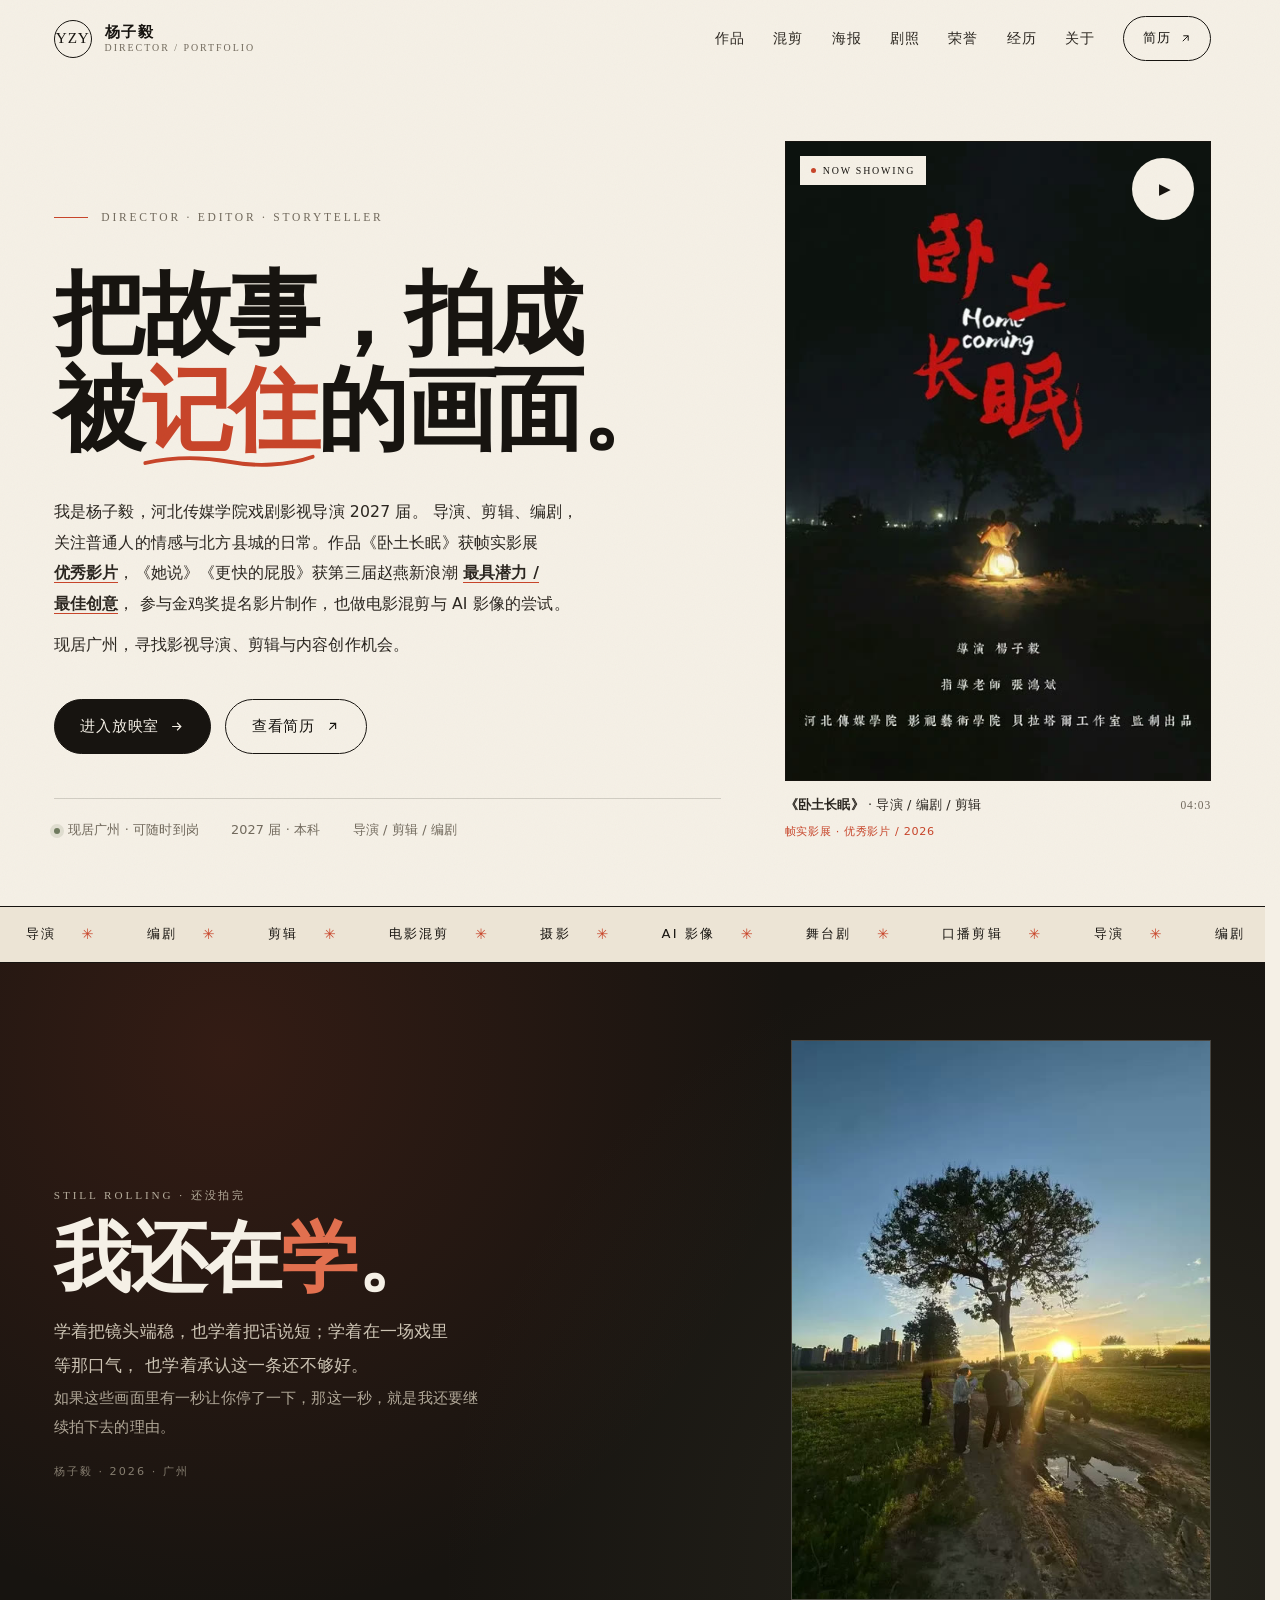
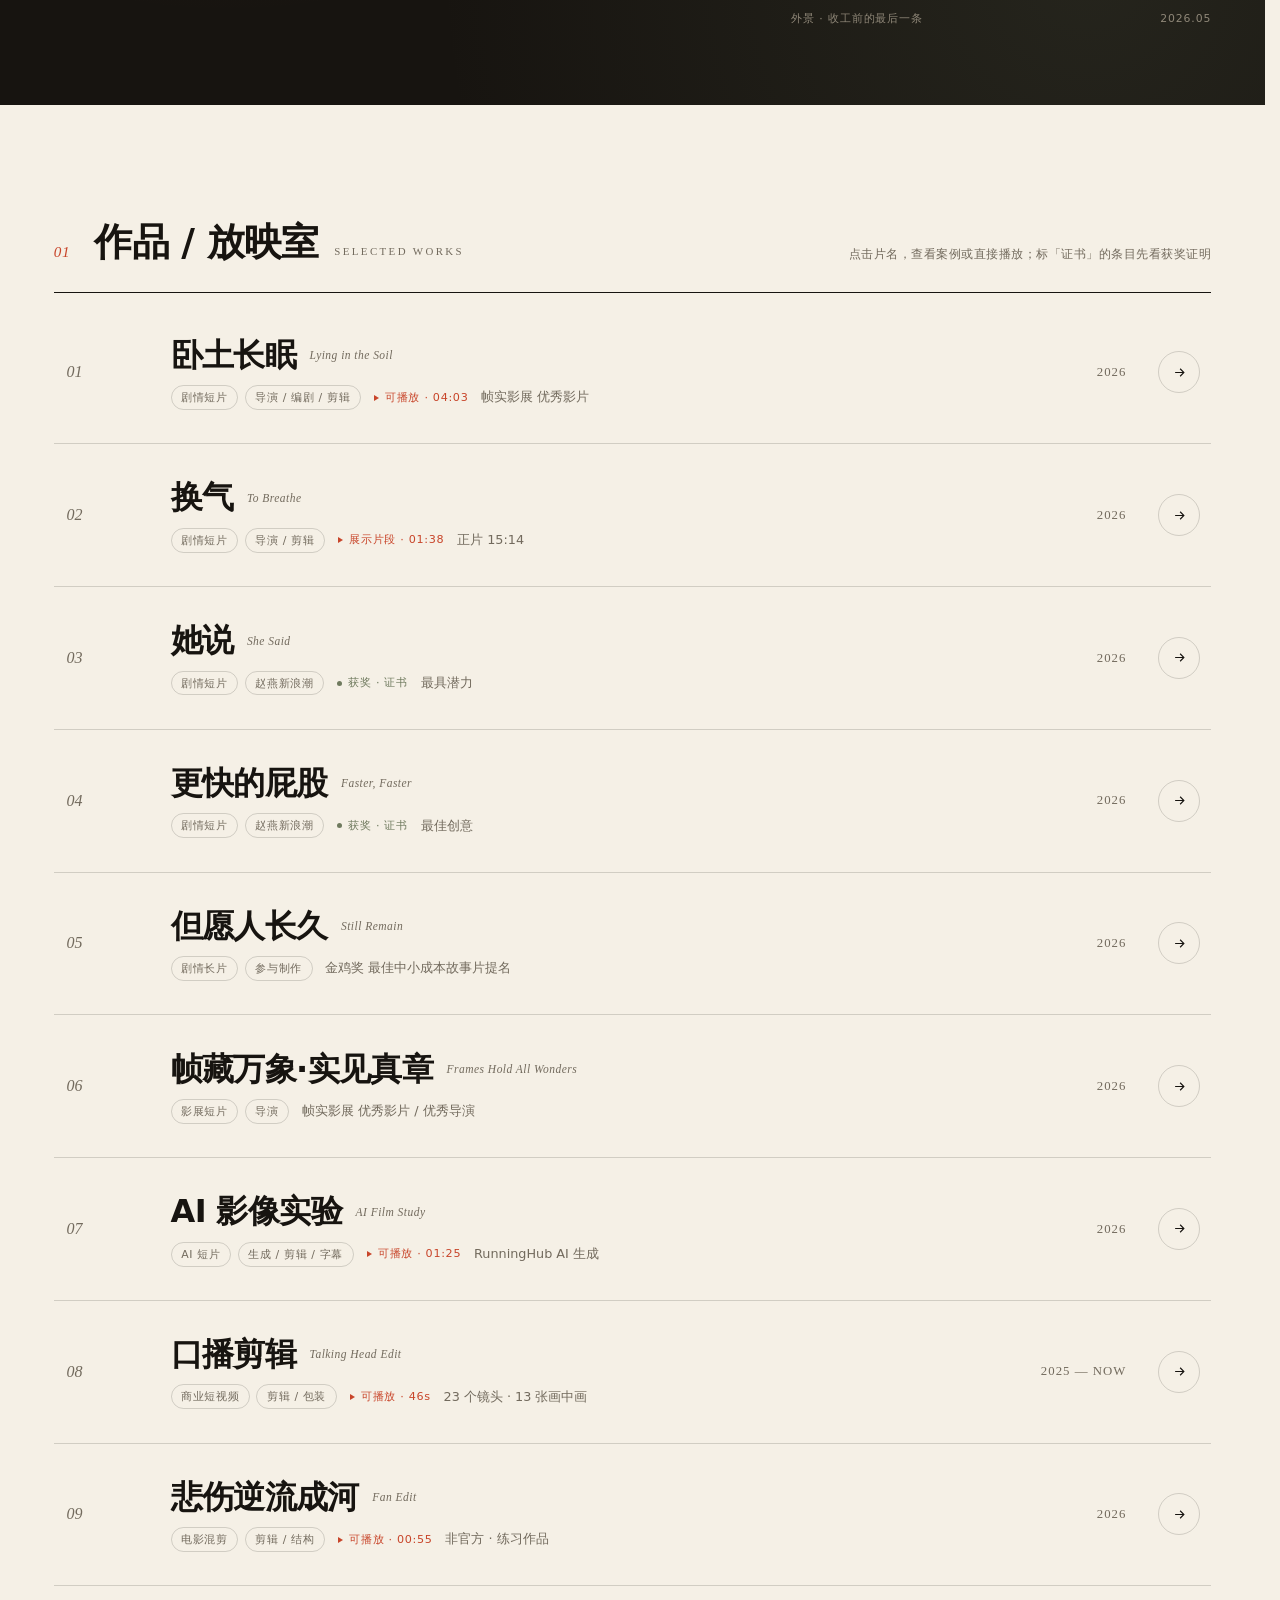
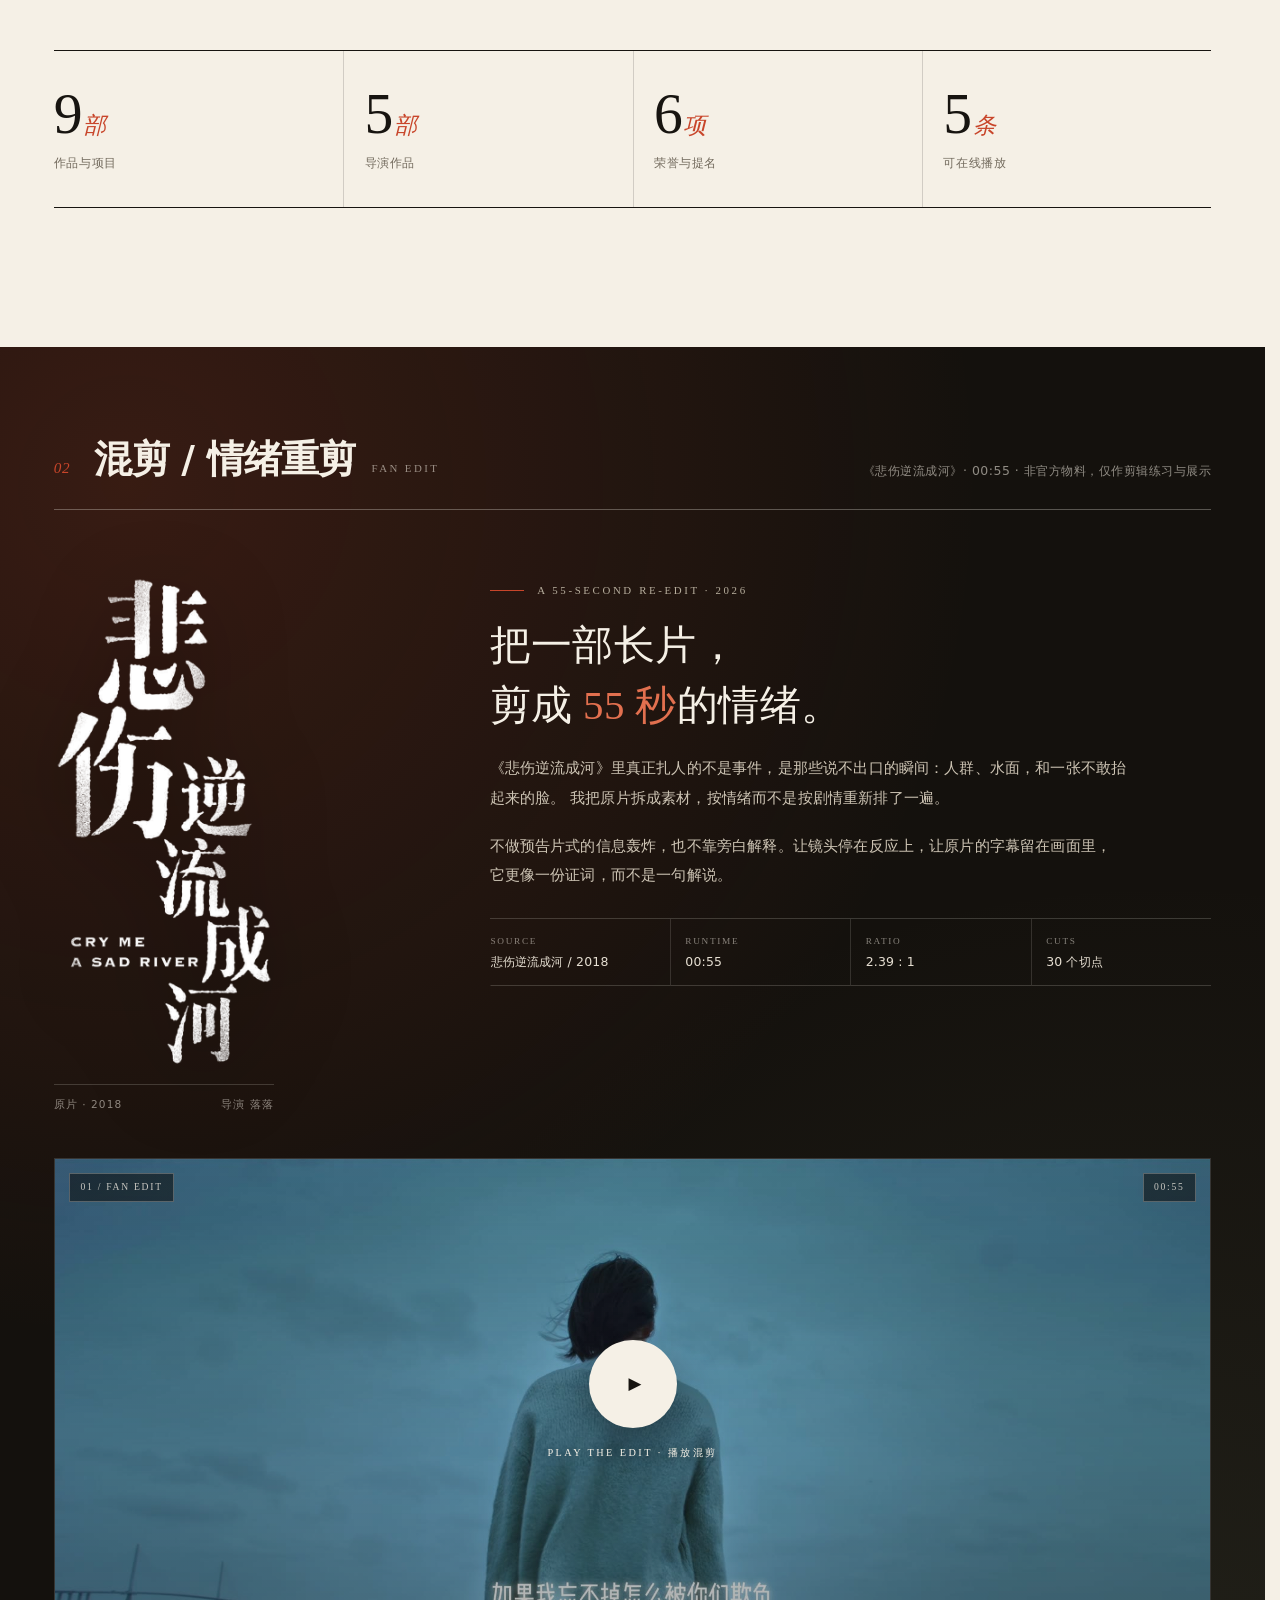
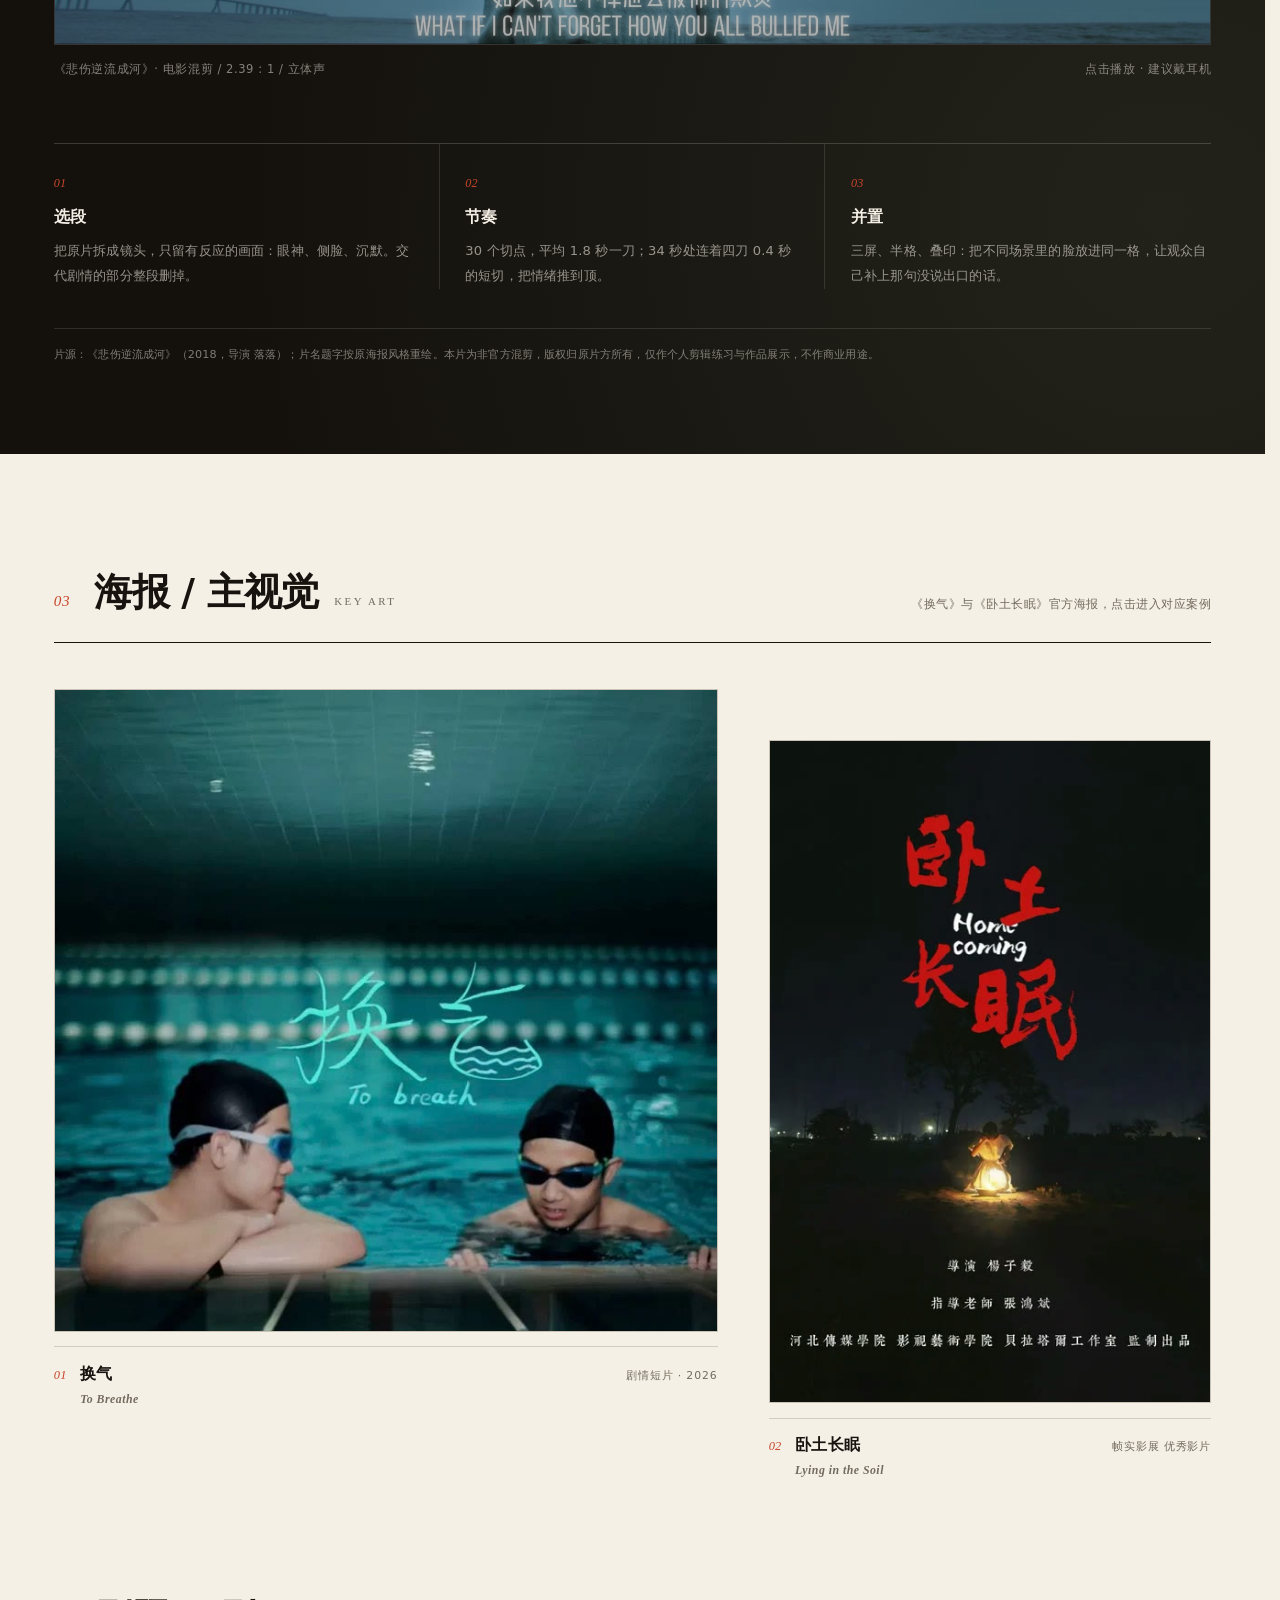
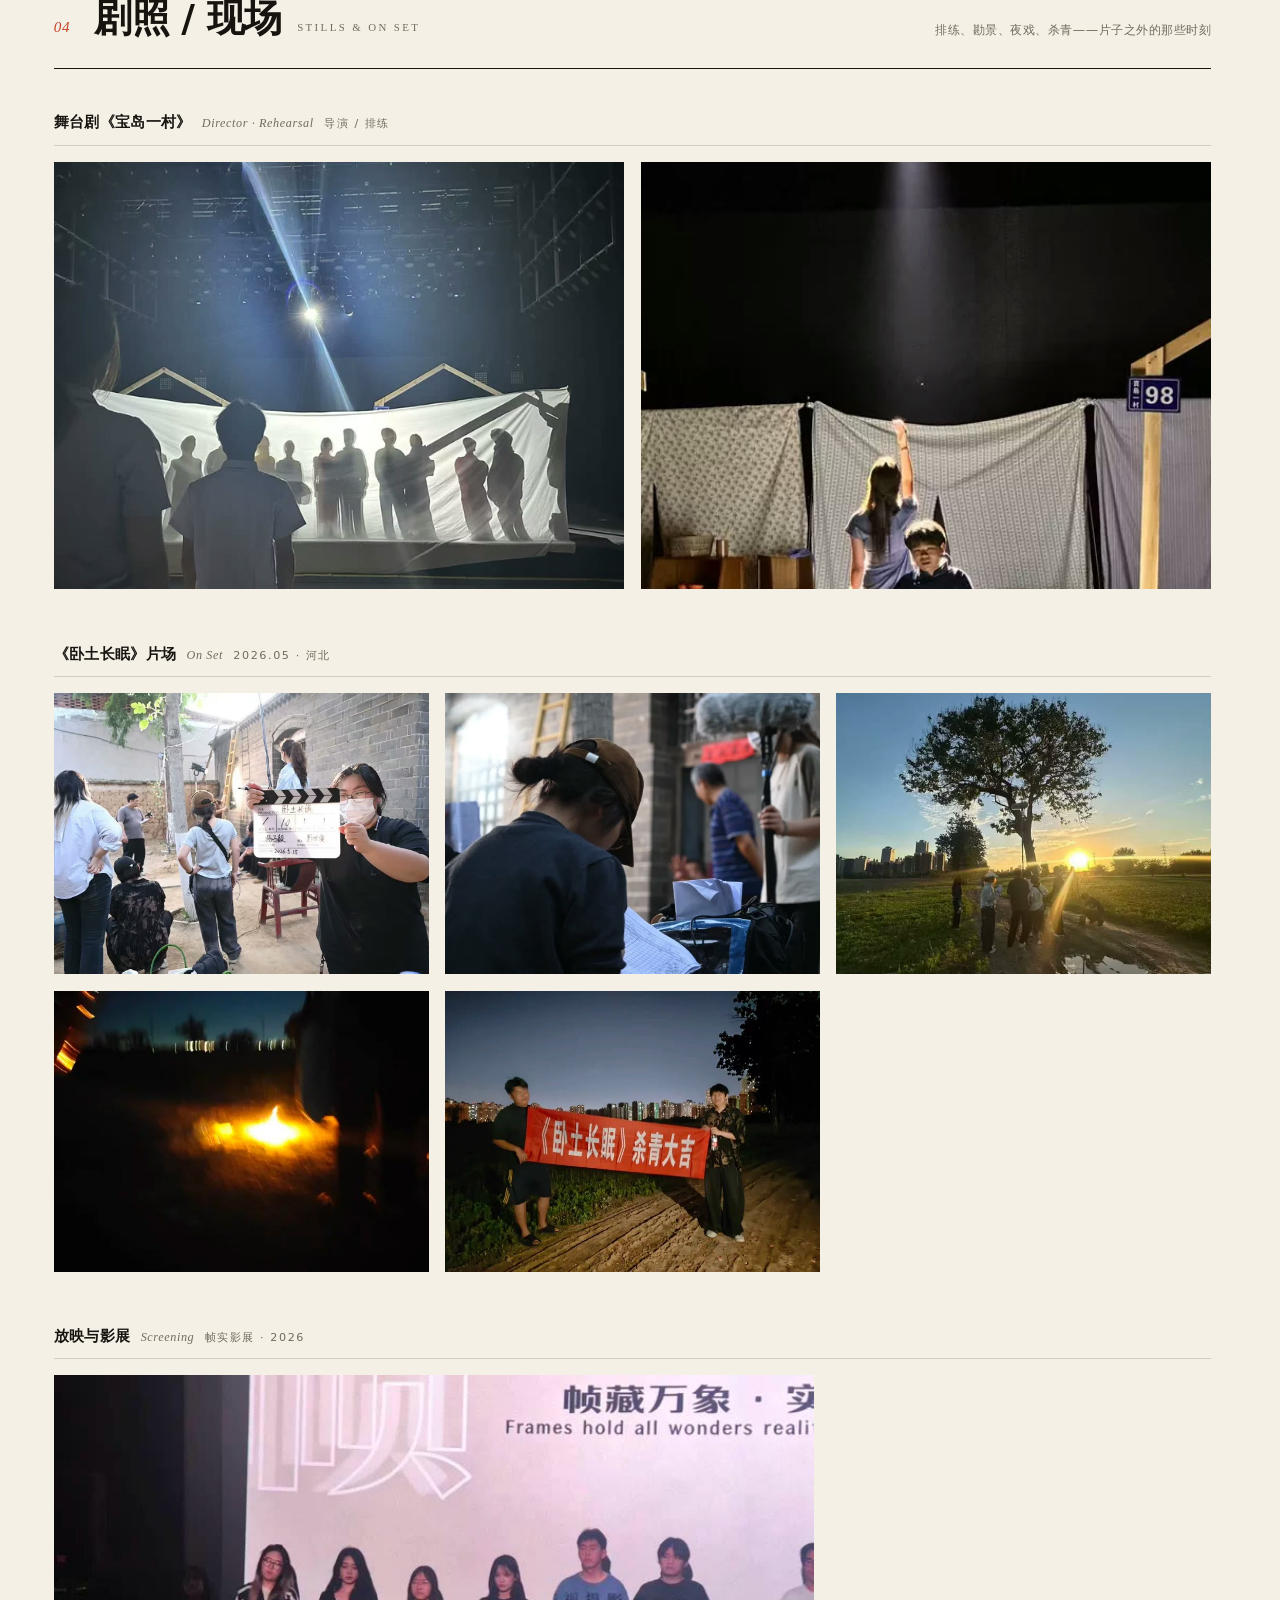
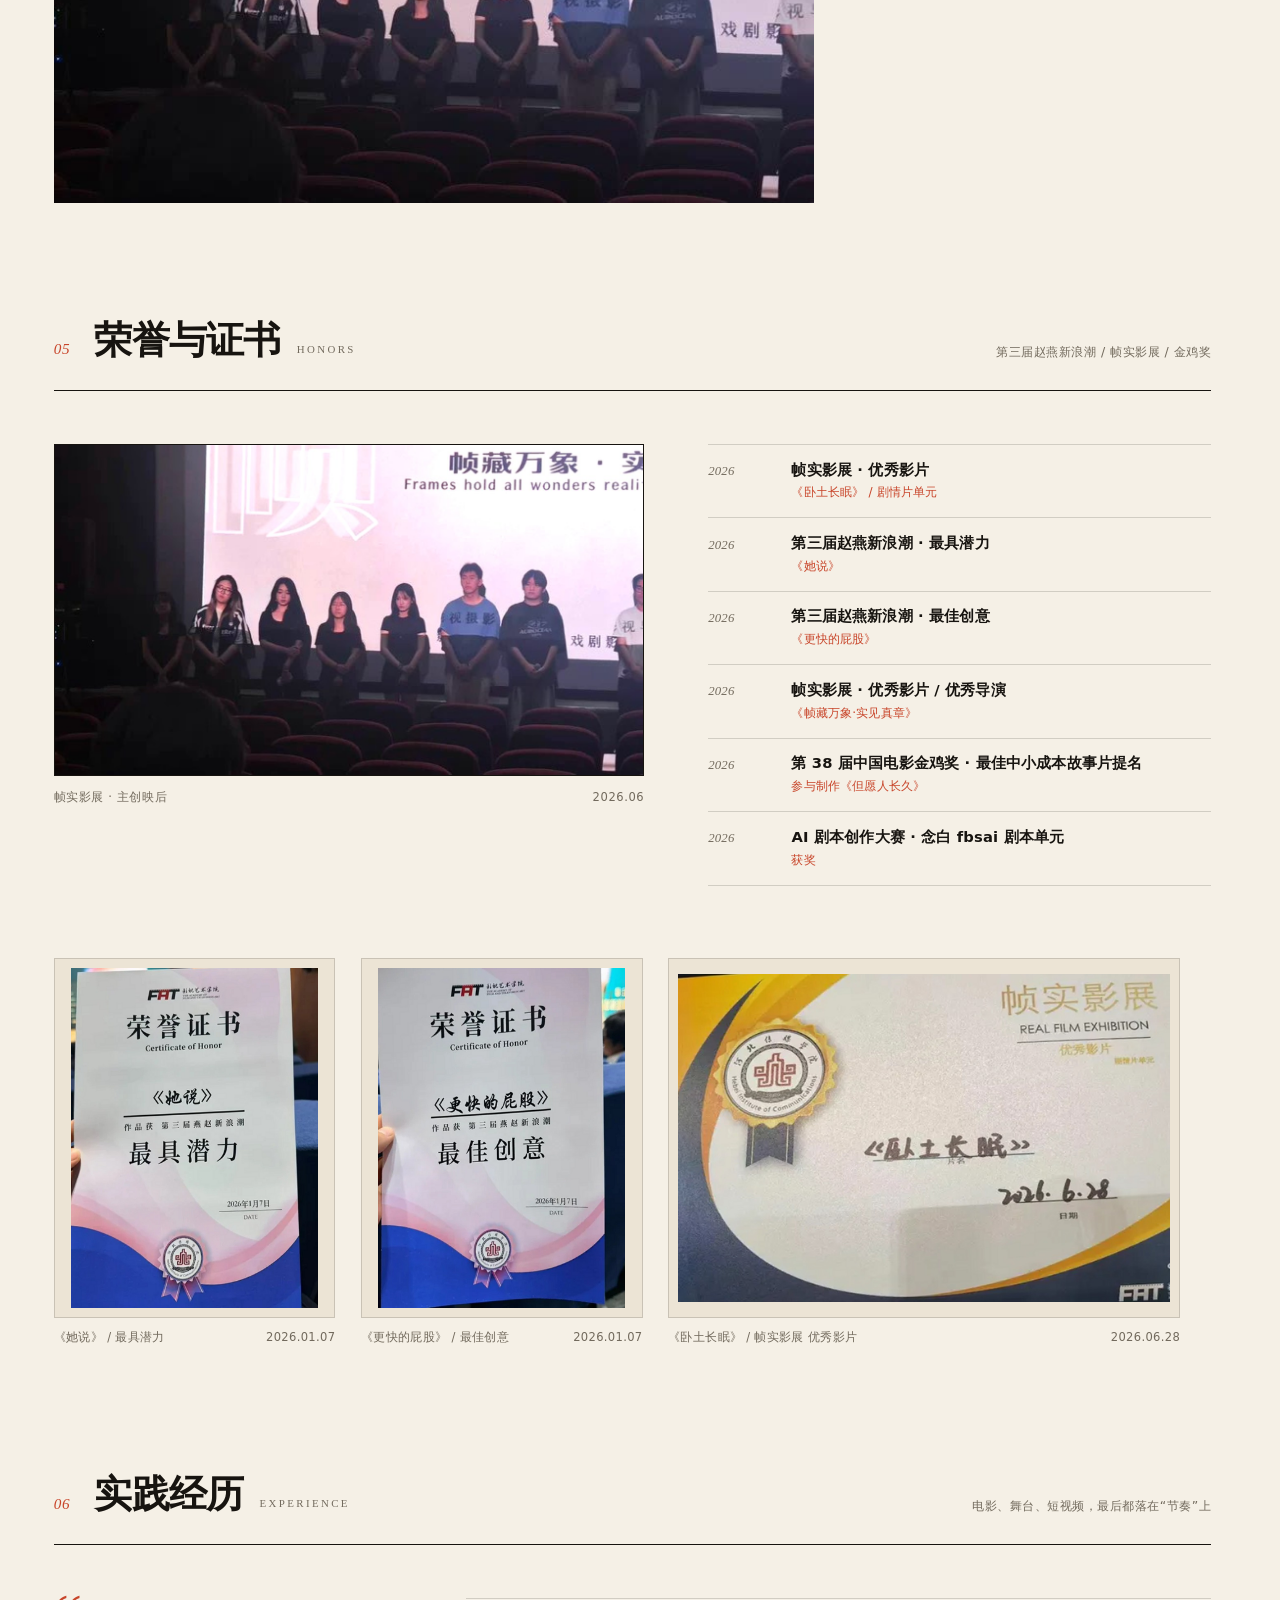
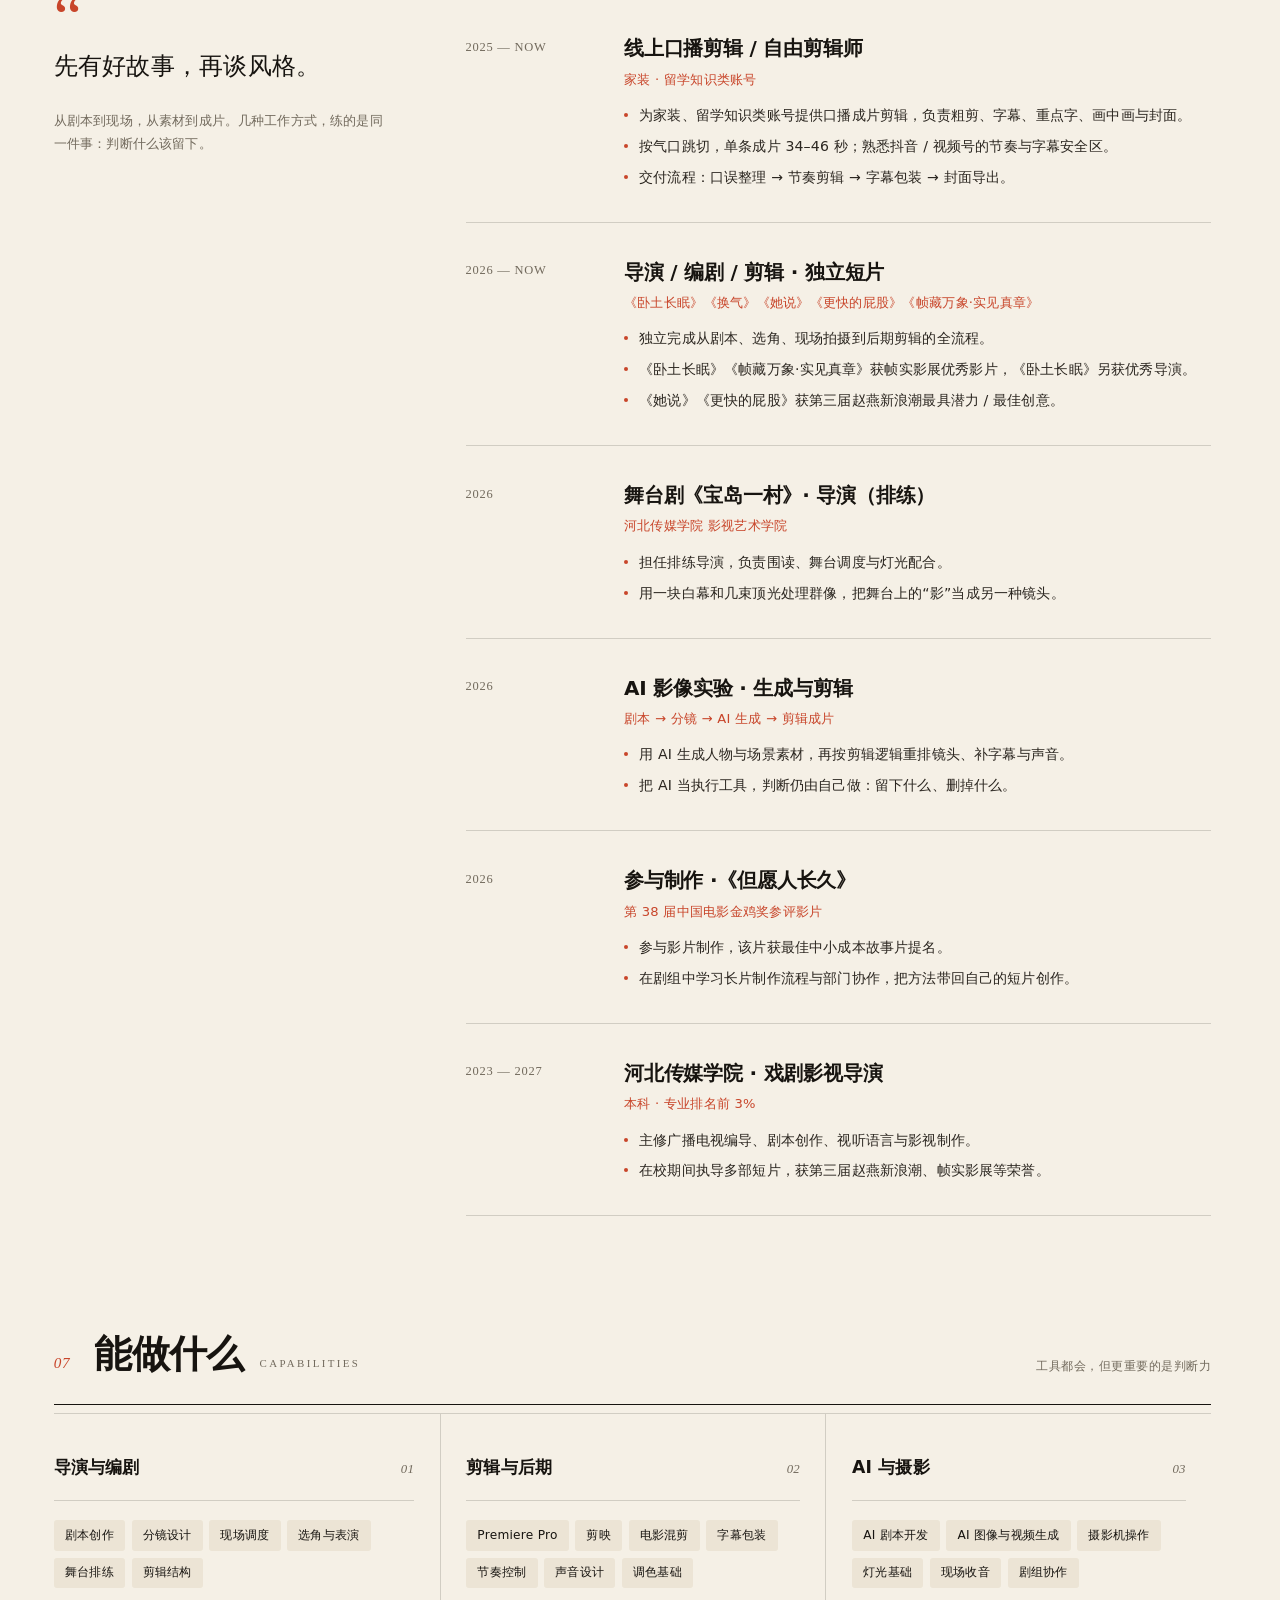
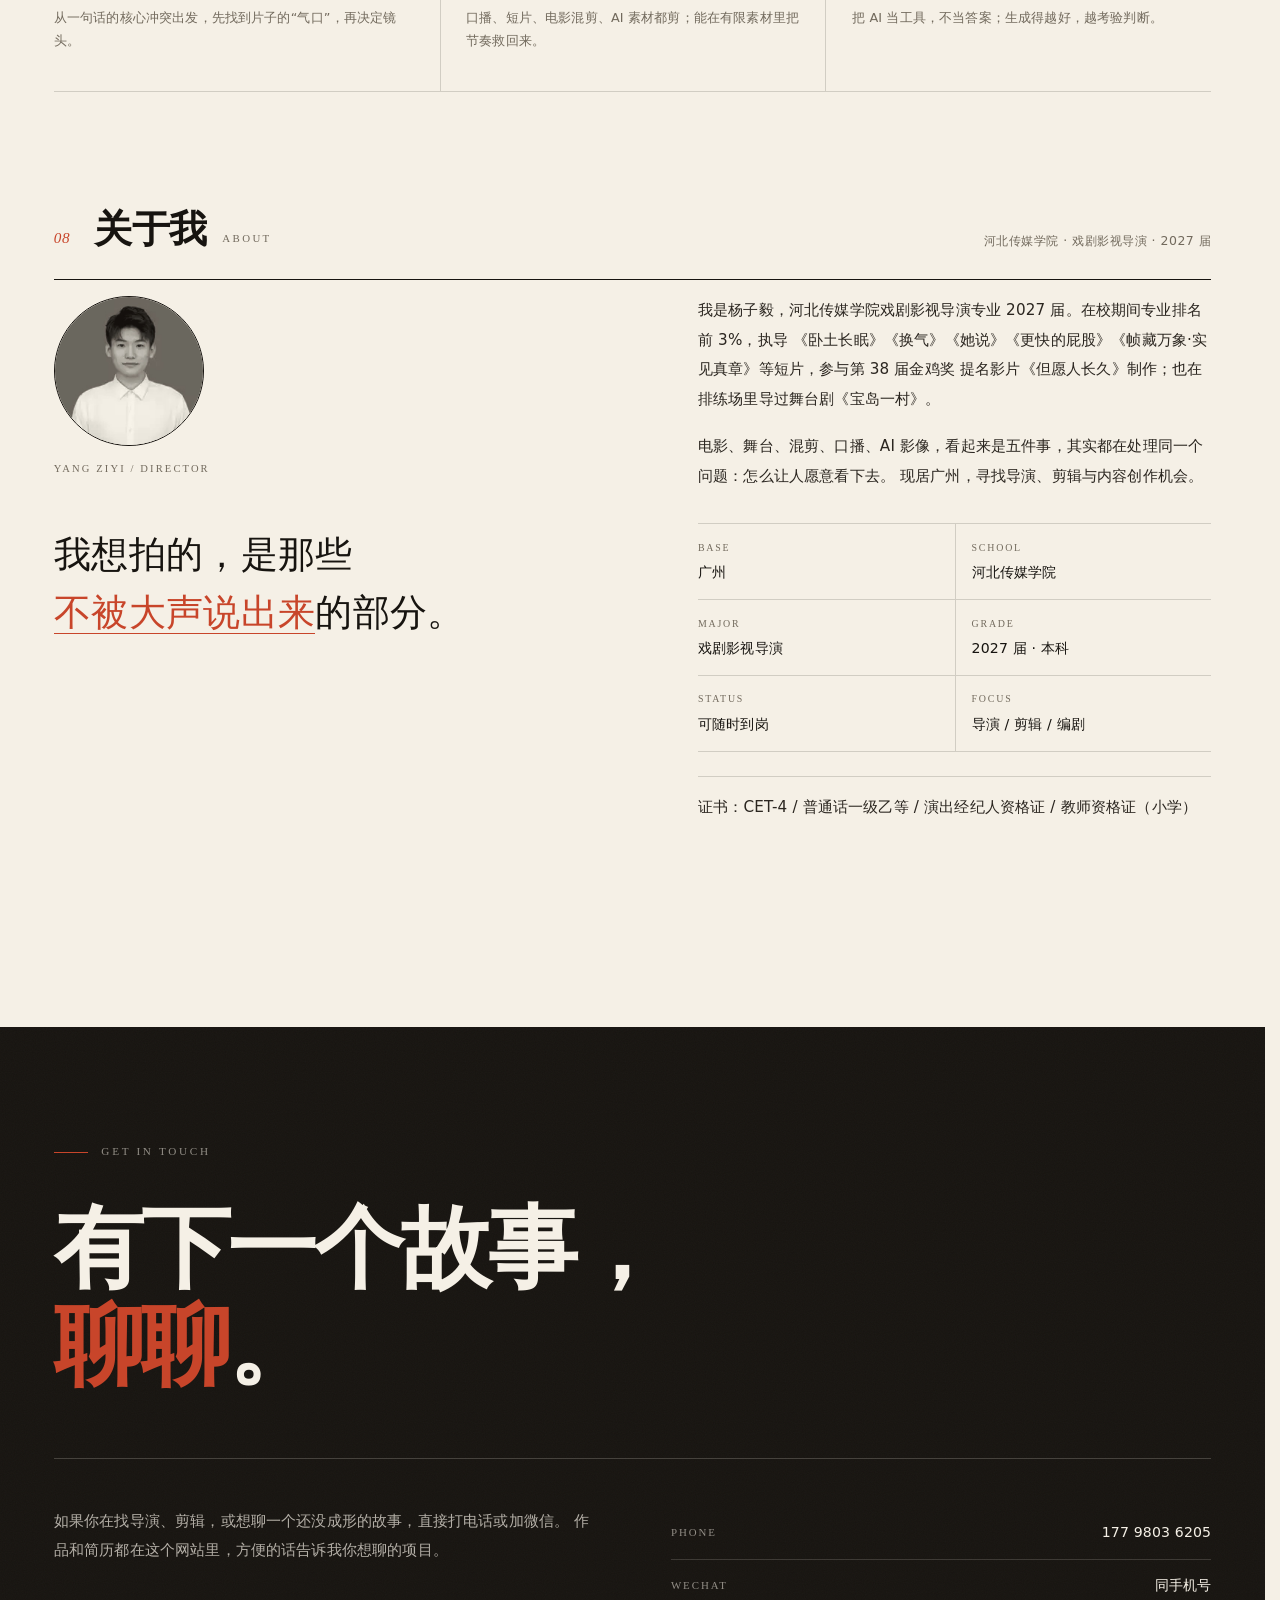
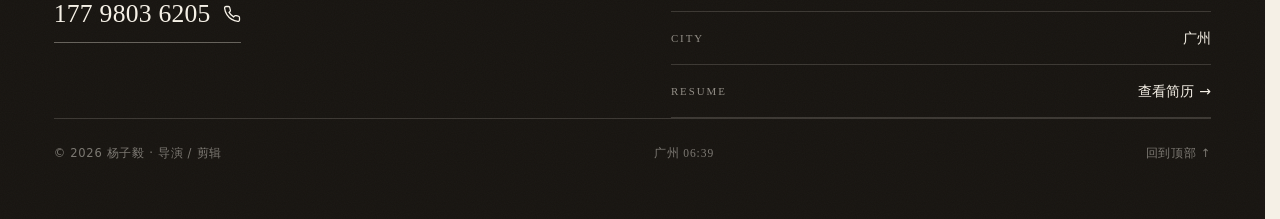
<file: index.html>
<!doctype html>
<html lang="zh-CN">
<head>
  <meta charset="utf-8">
  <meta name="viewport" content="width=device-width, initial-scale=1">
  <title>杨子毅 · 导演 / 剪辑作品集</title>
  <meta name="description" content="杨子毅，河北传媒学院戏剧影视导演 2027 届。导演、剪辑、编剧，作品《卧土长眠》获帧实影展优秀影片，《她说》《更快的屁股》获第三届赵燕新浪潮最具潜力 / 最佳创意，参与第 38 届金鸡奖提名影片制作，也做电影混剪与 AI 生成影像，用重剪和生成拓展新的表达。">
  <meta name="theme-color" content="#f5f0e6">
  <link rel="icon" href="assets/img/favicon.svg" type="image/svg+xml">
  <link rel="stylesheet" href="assets/css/style.css">
  <script>document.documentElement.classList.add("js");</script>
  <meta property="og:title" content="杨子毅 · 导演 / 剪辑作品集">
  <meta property="og:description" content="把故事，拍成被记住的画面。导演 / 剪辑 / 编剧，作品与短片在线观看。">
  <meta property="og:type" content="website">
  <link rel="canonical" href="https://chenchenwwww.github.io/yangziyi-portfolio/">
  <meta property="og:url" content="https://chenchenwwww.github.io/yangziyi-portfolio/">
  <meta property="og:image" content="https://chenchenwwww.github.io/yangziyi-portfolio/assets/img/og-cover.jpg">
  <meta property="og:image:width" content="1200">
  <meta property="og:image:height" content="630">
  <meta name="twitter:card" content="summary_large_image">
</head>
<body>
  <a class="skip-link" href="#main">跳到主要内容</a>
  <div class="progress" aria-hidden="true"><span id="progressBar"></span></div>

  <header class="site-header" id="siteHeader">
    <div class="shell header__inner">
      <a class="brand" href="#top" aria-label="杨子毅作品集首页">
        <span class="brand__mark" aria-hidden="true">YZY</span>
        <span class="brand__text">
          <span class="brand__name">杨子毅</span>
          <span class="brand__role">Director / Portfolio</span>
        </span>
      </a>
      <nav class="nav" aria-label="主导航">
        <a class="nav__link" href="#works">作品</a>
        <a class="nav__link" href="#fanedit">混剪</a>
        <a class="nav__link" href="#posters">海报</a>
        <a class="nav__link" href="#stills">剧照</a>
        <a class="nav__link" href="#honors">荣誉</a>
        <a class="nav__link" href="#experience">经历</a>
        <a class="nav__link" href="#about">关于</a>
        <a class="nav__cta" href="resume.html">
          简历
          <svg viewBox="0 0 24 24" fill="none" stroke="currentColor" stroke-width="1.8" aria-hidden="true"><path d="M7 17 17 7M8 7h9v9"/></svg>
        </a>
      </nav>
    </div>
  </header>

  <main id="main">
    <section class="hero shell" id="top">
      <div class="hero__copy">
        <p class="hero__eyebrow reveal">Director · Editor · Storyteller</p>
        <h1 class="hero__title reveal" data-delay="1">
          <span>把故事，拍成</span>
          <span>被<em>记住</em>的画面。</span>
        </h1>
        <p class="hero__lead reveal" data-delay="2">
          我是杨子毅，<span class="keep">河北传媒学院</span>戏剧影视导演 <span class="keep">2027 届</span>。
          导演、剪辑、<span class="keep">编剧</span>，关注普通人的情感与北方县城的日常。作品《卧土长眠》获帧实影展
          <strong><span class="keep">优秀影片</span></strong>，《她说》《更快的屁股》获第三届赵燕新浪潮
          <strong><span class="keep">最具潜力</span> / <span class="keep">最佳创意</span></strong>，
          参与<span class="keep">金鸡奖</span>提名<span class="keep">影片制作</span>，也做<span class="keep">电影混剪</span>与
          <span class="keep">AI</span> 影像的尝试。
        </p>
        <p class="hero__lead hero__lead--tight reveal" data-delay="2">
          现居广州，寻找影视导演、剪辑与内容创作机会。
        </p>
        <div class="hero__actions reveal" data-delay="2">
          <a class="btn btn--solid" href="#works">
            进入放映室
            <svg viewBox="0 0 24 24" fill="none" stroke="currentColor" stroke-width="1.8" aria-hidden="true"><path d="M5 12h14M13 6l6 6-6 6"/></svg>
          </a>
          <a class="btn btn--ghost" href="resume.html">
            查看简历
            <svg viewBox="0 0 24 24" fill="none" stroke="currentColor" stroke-width="1.8" aria-hidden="true"><path d="M7 17 17 7M8 7h9v9"/></svg>
          </a>
        </div>
        <div class="hero__foot reveal" data-delay="3">
          <span><i class="dot" aria-hidden="true"></i>现居广州 · 可随时到岗</span>
          <span>2027 届 · 本科</span>
          <span>导演 / 剪辑 / 编剧</span>
        </div>
      </div>

      <div class="feature reveal" data-delay="2">
        <button class="feature__frame" type="button" data-dialog="case-1" aria-label="播放《卧土长眠》完整短片">
          <img src="assets/img/keyart-wotu.jpg" alt="《卧土长眠》海报：夜色中举着火光的少年与大树" width="480" height="720">
          <span class="feature__badge">Now Showing</span>
          <span class="feature__play" aria-hidden="true">▶</span>
        </button>
        <div class="feature__caption">
          <span><b>《卧土长眠》</b> · 导演 / 编剧 / 剪辑</span>
          <span>04:03</span>
        </div>
        <p class="feature__award">帧实影展 · 优秀影片 / 2026</p>
      </div>
    </section>

    <div class="marquee" aria-hidden="true">
      <div class="marquee__track">
        <div class="marquee__group">
          <span class="marquee__item">导演</span>
          <span class="marquee__item">编剧</span>
          <span class="marquee__item">剪辑</span>
          <span class="marquee__item">电影混剪</span>
          <span class="marquee__item">摄影</span>
          <span class="marquee__item">AI 影像</span>
          <span class="marquee__item">舞台剧</span>
          <span class="marquee__item">口播剪辑</span>
        </div>
        <div class="marquee__group">
          <span class="marquee__item">导演</span>
          <span class="marquee__item">编剧</span>
          <span class="marquee__item">剪辑</span>
          <span class="marquee__item">电影混剪</span>
          <span class="marquee__item">摄影</span>
          <span class="marquee__item">AI 影像</span>
          <span class="marquee__item">舞台剧</span>
          <span class="marquee__item">口播剪辑</span>
        </div>
      </div>
    </div>

    <!-- ============ 序 · 我还在学 ============ -->
    <section class="closing closing--lead" id="closing">
      <div class="shell closing__inner">
        <div>
          <p class="closing__eyebrow">Still Rolling · 还没拍完</p>
          <blockquote class="closing__quote">
            <p>我还在<em>学</em>。</p>
            <p>
              学着把镜头端稳，也学着把话说短；学着在一场戏里等那口气，
              也学着承认这一条还不够好。
            </p>
          </blockquote>
          <p class="closing__text">
            如果这些画面里有一秒让你停了一下，那这一秒，就是我还要继续拍下去的理由。
          </p>
          <p class="closing__sign">杨子毅 · 2026 · 广州</p>
        </div>
        <figure class="closing__figure">
          <img src="assets/img/still-sunset.jpg" alt="《卧土长眠》外景：日落时分的田野、大树与剧组人员" width="540" height="720">
          <figcaption><span>外景 · 收工前的最后一条</span><span>2026.05</span></figcaption>
        </figure>
      </div>
    </section>

    <!-- ============ 01 作品 ============ -->
    <section class="section shell" id="works">
      <div class="section__head">
        <span class="section__num">01</span>
        <div class="section__titles">
          <h2 class="section__title">作品 / 放映室</h2>
          <span class="section__en">Selected Works</span>
        </div>
        <span class="section__note">点击片名，查看案例或直接播放；标「证书」的条目先看获奖证明</span>
      </div>

      <div class="works">
        <button class="work" type="button" data-dialog="case-1" data-preview="assets/img/keyart-wotu.jpg">
          <span class="work__index">01</span>
          <span class="work__body">
            <span class="work__title">卧土长眠 <small>Lying in the Soil</small></span>
            <span class="work__meta">
              <span class="work__tags"><span>剧情短片</span><span>导演 / 编剧 / 剪辑</span></span>
              <span class="work__play">可播放 · 04:03</span>
              <span>帧实影展 优秀影片</span>
            </span>
          </span>
          <span class="work__year">2026</span>
          <span class="work__arrow" aria-hidden="true">
            <svg viewBox="0 0 24 24" fill="none" stroke="currentColor" stroke-width="1.8"><path d="M5 12h14M13 6l6 6-6 6"/></svg>
          </span>
        </button>

        <button class="work" type="button" data-dialog="case-2" data-preview="assets/img/keyart-huanqi.jpg">
          <span class="work__index">02</span>
          <span class="work__body">
            <span class="work__title">换气 <small>To Breathe</small></span>
            <span class="work__meta">
              <span class="work__tags"><span>剧情短片</span><span>导演 / 剪辑</span></span>
              <span class="work__play">展示片段 · 01:38</span>
              <span>正片 15:14</span>
            </span>
          </span>
          <span class="work__year">2026</span>
          <span class="work__arrow" aria-hidden="true">
            <svg viewBox="0 0 24 24" fill="none" stroke="currentColor" stroke-width="1.8"><path d="M5 12h14M13 6l6 6-6 6"/></svg>
          </span>
        </button>

        <button class="work" type="button" data-dialog="case-3" data-preview="assets/img/cert-sheshuo.jpg">
          <span class="work__index">03</span>
          <span class="work__body">
            <span class="work__title">她说 <small>She Said</small></span>
            <span class="work__meta">
              <span class="work__tags"><span>剧情短片</span><span>赵燕新浪潮</span></span>
              <span class="work__cert">获奖 · 证书</span>
              <span>最具潜力</span>
            </span>
          </span>
          <span class="work__year">2026</span>
          <span class="work__arrow" aria-hidden="true">
            <svg viewBox="0 0 24 24" fill="none" stroke="currentColor" stroke-width="1.8"><path d="M5 12h14M13 6l6 6-6 6"/></svg>
          </span>
        </button>

        <button class="work" type="button" data-dialog="case-4" data-preview="assets/img/cert-kuai.jpg">
          <span class="work__index">04</span>
          <span class="work__body">
            <span class="work__title">更快的屁股 <small>Faster, Faster</small></span>
            <span class="work__meta">
              <span class="work__tags"><span>剧情短片</span><span>赵燕新浪潮</span></span>
              <span class="work__cert">获奖 · 证书</span>
              <span>最佳创意</span>
            </span>
          </span>
          <span class="work__year">2026</span>
          <span class="work__arrow" aria-hidden="true">
            <svg viewBox="0 0 24 24" fill="none" stroke="currentColor" stroke-width="1.8"><path d="M5 12h14M13 6l6 6-6 6"/></svg>
          </span>
        </button>

        <button class="work" type="button" data-dialog="case-5" data-preview="assets/img/work-dan.jpg">
          <span class="work__index">05</span>
          <span class="work__body">
            <span class="work__title">但愿人长久 <small>Still Remain</small></span>
            <span class="work__meta">
              <span class="work__tags"><span>剧情长片</span><span>参与制作</span></span>
              <span>金鸡奖 最佳中小成本故事片提名</span>
            </span>
          </span>
          <span class="work__year">2026</span>
          <span class="work__arrow" aria-hidden="true">
            <svg viewBox="0 0 24 24" fill="none" stroke="currentColor" stroke-width="1.8"><path d="M5 12h14M13 6l6 6-6 6"/></svg>
          </span>
        </button>

        <button class="work" type="button" data-dialog="case-6" data-preview="assets/img/work-frame.jpg">
          <span class="work__index">06</span>
          <span class="work__body">
            <span class="work__title">帧藏万象·实见真章 <small>Frames Hold All Wonders</small></span>
            <span class="work__meta">
              <span class="work__tags"><span>影展短片</span><span>导演</span></span>
              <span>帧实影展 优秀影片 / 优秀导演</span>
            </span>
          </span>
          <span class="work__year">2026</span>
          <span class="work__arrow" aria-hidden="true">
            <svg viewBox="0 0 24 24" fill="none" stroke="currentColor" stroke-width="1.8"><path d="M5 12h14M13 6l6 6-6 6"/></svg>
          </span>
        </button>

        <button class="work" type="button" data-dialog="case-7" data-preview="assets/img/work-ai.jpg">
          <span class="work__index">07</span>
          <span class="work__body">
            <span class="work__title">AI 影像实验 <small>AI Film Study</small></span>
            <span class="work__meta">
              <span class="work__tags"><span>AI 短片</span><span>生成 / 剪辑 / 字幕</span></span>
              <span class="work__play">可播放 · 01:25</span>
              <span>RunningHub AI 生成</span>
            </span>
          </span>
          <span class="work__year">2026</span>
          <span class="work__arrow" aria-hidden="true">
            <svg viewBox="0 0 24 24" fill="none" stroke="currentColor" stroke-width="1.8"><path d="M5 12h14M13 6l6 6-6 6"/></svg>
          </span>
        </button>

        <button class="work" type="button" data-dialog="case-8" data-preview="assets/img/work-koubo.jpg">
          <span class="work__index">08</span>
          <span class="work__body">
            <span class="work__title">口播剪辑 <small>Talking Head Edit</small></span>
            <span class="work__meta">
              <span class="work__tags"><span>商业短视频</span><span>剪辑 / 包装</span></span>
              <span class="work__play">可播放 · 46s</span>
              <span>23 个镜头 · 13 张画中画</span>
            </span>
          </span>
          <span class="work__year">2025 — NOW</span>
          <span class="work__arrow" aria-hidden="true">
            <svg viewBox="0 0 24 24" fill="none" stroke="currentColor" stroke-width="1.8"><path d="M5 12h14M13 6l6 6-6 6"/></svg>
          </span>
        </button>

        <button class="work" type="button" data-dialog="case-9" data-preview="assets/img/poster-sadriver.jpg">
          <span class="work__index">09</span>
          <span class="work__body">
            <span class="work__title">悲伤逆流成河 <small>Fan Edit</small></span>
            <span class="work__meta">
              <span class="work__tags"><span>电影混剪</span><span>剪辑 / 结构</span></span>
              <span class="work__play">可播放 · 00:55</span>
              <span>非官方 · 练习作品</span>
            </span>
          </span>
          <span class="work__year">2026</span>
          <span class="work__arrow" aria-hidden="true">
            <svg viewBox="0 0 24 24" fill="none" stroke="currentColor" stroke-width="1.8"><path d="M5 12h14M13 6l6 6-6 6"/></svg>
          </span>
        </button>
      </div>

      <div class="stats">
        <div class="stat">
          <div class="stat__num">9<i>部</i></div>
          <div class="stat__label">作品与项目</div>
        </div>
        <div class="stat">
          <div class="stat__num">5<i>部</i></div>
          <div class="stat__label">导演作品</div>
        </div>
        <div class="stat">
          <div class="stat__num">6<i>项</i></div>
          <div class="stat__label">荣誉与提名</div>
        </div>
        <div class="stat">
          <div class="stat__num">5<i>条</i></div>
          <div class="stat__label">可在线播放</div>
        </div>
      </div>
    </section>

    <!-- ============ 02 混剪 ============ -->
    <section class="screenroom" id="fanedit" aria-labelledby="fanedit-title">
      <div class="shell">
        <div class="section__head">
          <span class="section__num">02</span>
          <div class="section__titles">
            <h2 class="section__title" id="fanedit-title">混剪 / 情绪重剪</h2>
            <span class="section__en">Fan Edit</span>
          </div>
          <span class="section__note">《悲伤逆流成河》· 00:55 · 非官方物料，仅作剪辑练习与展示</span>
        </div>

        <div class="reel">
          <figure class="reel__title">
            <img src="assets/img/sadriver-title-white.png" alt="《悲伤逆流成河》竖排花体片名" width="487" height="1093" loading="lazy">
            <figcaption><span>原片 · 2018</span><span>导演 落落</span></figcaption>
          </figure>

          <div class="reel__copy">
            <p class="reel__eyebrow">A 55-second re-edit · 2026</p>
            <h3 class="reel__headline">把一部长片，<br>剪成 <em>55 秒</em>的情绪。</h3>
            <p class="reel__text">
              《悲伤逆流成河》里真正扎人的不是事件，是那些说不出口的瞬间：人群、水面，和一张不敢抬起来的脸。
              我把原片拆成素材，按情绪而不是按剧情重新排了一遍。
            </p>
            <p class="reel__text">
              不做预告片式的信息轰炸，也不靠旁白解释。让镜头停在反应上，让原片的字幕留在画面里，
              它更像一份证词，而不是一句解说。
            </p>
            <dl class="reel__facts">
              <div><dt>Source</dt><dd>悲伤逆流成河 / 2018</dd></div>
              <div><dt>Runtime</dt><dd>00:55</dd></div>
              <div><dt>Ratio</dt><dd>2.39 : 1</dd></div>
              <div><dt>Cuts</dt><dd>30 个切点</dd></div>
            </dl>
          </div>
        </div>

        <figure class="screen">
          <div class="screen__frame" data-screen>
            <video class="screen__video" preload="none" playsinline width="1280" height="538" tabindex="0"
                   aria-label="《悲伤逆流成河》电影混剪，时长 55 秒"
                   data-mobile-src="assets/video/sad-river-mobile.mp4?v=1"
                   poster="assets/img/poster-sadriver.jpg">
              <source src="assets/video/sad-river.mp4?v=2" type="video/mp4">
              你的浏览器不支持 HTML5 视频，可<a href="assets/video/sad-river.mp4">下载观看</a>。
            </video>
            <button class="screen__play" type="button" data-screen-play>
              <span class="screen__play-icon" aria-hidden="true">▶</span>
              <span class="screen__play-label"><span class="screen__play-en">Play the Edit · </span>播放混剪</span>
            </button>
            <span class="screen__tag">01 / Fan Edit</span>
            <span class="screen__time">00:55</span>
          </div>
          <figcaption class="screen__cap">
            <span>《悲伤逆流成河》· 电影混剪 / 2.39 : 1 / 立体声</span>
            <span>点击播放 · 建议戴耳机</span>
          </figcaption>
        </figure>

        <ol class="reel-notes">
          <li>
            <span class="reel-notes__num">01</span>
            <h4>选段</h4>
            <p>把原片拆成镜头，只留有反应的画面：眼神、侧脸、沉默。交代剧情的部分整段删掉。</p>
          </li>
          <li>
            <span class="reel-notes__num">02</span>
            <h4>节奏</h4>
            <p>30 个切点，平均 1.8 秒一刀；34 秒处连着四刀 0.4 秒的短切，把情绪推到顶。</p>
          </li>
          <li>
            <span class="reel-notes__num">03</span>
            <h4>并置</h4>
            <p>三屏、半格、叠印：把不同场景里的脸放进同一格，让观众自己补上那句没说出口的话。</p>
          </li>
        </ol>

        <p class="reel__credit">
          片源：《悲伤逆流成河》（2018，导演 落落）；片名题字按原海报风格重绘。本片为非官方混剪，版权归原片方所有，仅作个人剪辑练习与作品展示，不作商业用途。
        </p>
      </div>
    </section>

    <!-- ============ 03 海报 ============ -->
    <section class="section shell" id="posters">
      <div class="section__head">
        <span class="section__num">03</span>
        <div class="section__titles">
          <h2 class="section__title">海报 / 主视觉</h2>
          <span class="section__en">Key Art</span>
        </div>
        <span class="section__note">《换气》与《卧土长眠》官方海报，点击进入对应案例</span>
      </div>

      <div class="posters">
        <figure class="poster poster--a">
          <button class="poster__frame" type="button" data-dialog="case-2" aria-label="查看《换气》案例">
            <img src="assets/img/keyart-huanqi.jpg" alt="《换气》海报：泳池中的两个少年，片名以手写体写在水面上" width="720" height="697">
          </button>
          <figcaption class="poster__cap">
            <span class="poster__no">01</span>
            <span class="poster__name">换气<span class="poster__en">To Breathe</span></span>
            <span class="poster__meta">剧情短片 · 2026</span>
          </figcaption>
        </figure>

        <figure class="poster poster--b">
          <button class="poster__frame" type="button" data-dialog="case-1" aria-label="查看《卧土长眠》案例">
            <img src="assets/img/keyart-wotu.jpg" alt="《卧土长眠》海报：夜色中蹲在火光旁的少年与远处城市灯火" width="480" height="720">
          </button>
          <figcaption class="poster__cap">
            <span class="poster__no">02</span>
            <span class="poster__name">卧土长眠<span class="poster__en">Lying in the Soil</span></span>
            <span class="poster__meta">帧实影展 优秀影片</span>
          </figcaption>
        </figure>
      </div>
    </section>

    <!-- ============ 03 剧照 ============ -->
    <section class="section shell" id="stills">
      <div class="section__head">
        <span class="section__num">04</span>
        <div class="section__titles">
          <h2 class="section__title">剧照 / 现场</h2>
          <span class="section__en">Stills &amp; On Set</span>
        </div>
        <span class="section__note">排练、勘景、夜戏、杀青——片子之外的那些时刻</span>
      </div>

      <div class="stills">
        <div class="stills__group">
          <p class="stills__label"><b>舞台剧《宝岛一村》</b><i>Director · Rehearsal</i><span>导演 / 排练</span></p>
          <div class="stills__grid stills__grid--two">
            <button class="still" type="button" data-lightbox data-cap="《宝岛一村》· 排练 · 幕布前的群像">
              <img src="assets/img/still-baodao-1.jpg" alt="舞台剧《宝岛一村》排练：白幕前的演员剪影与一束顶光" width="720" height="540" loading="lazy">
            </button>
            <button class="still" type="button" data-lightbox data-cap="《宝岛一村》· 排练 · 灯下的对手戏">
              <img src="assets/img/still-baodao-2.jpg" alt="舞台剧《宝岛一村》排练：蓝色旗袍的女孩与坐在长椅上的男孩" width="540" height="720" loading="lazy">
            </button>
          </div>
        </div>

        <div class="stills__group">
          <p class="stills__label"><b>《卧土长眠》片场</b><i>On Set</i><span>2026.05 · 河北</span></p>
          <div class="stills__grid">
            <button class="still" type="button" data-lightbox data-cap="开机第一场 · 打板">
              <img src="assets/img/still-clap.jpg" alt="《卧土长眠》片场：导演举着场记板，板上写着片名、场次与日期" width="720" height="479" loading="lazy">
            </button>
            <button class="still" type="button" data-lightbox data-cap="现场 · 对剧本">
              <img src="assets/img/still-script.jpg" alt="《卧土长眠》片场：工作人员低头看剧本，旁边是收音杆" width="720" height="479" loading="lazy">
            </button>
            <button class="still" type="button" data-lightbox data-cap="外景 · 收工前的最后一条">
              <img src="assets/img/still-sunset.jpg" alt="《卧土长眠》外景：日落时分的田野、大树与剧组人员" width="540" height="720" loading="lazy">
            </button>
            <button class="still" type="button" data-lightbox data-cap="夜戏 · 火堆旁">
              <img src="assets/img/still-night.jpg" alt="《卧土长眠》夜戏：黑暗中一团火光照亮地面" width="540" height="720" loading="lazy">
            </button>
            <button class="still" type="button" data-lightbox data-cap="杀青 · 2026.05.18">
              <img src="assets/img/still-wrap.jpg" alt="《卧土长眠》杀青：《卧土长眠》杀青大吉的红色横幅" width="720" height="541" loading="lazy">
            </button>
          </div>
        </div>

        <div class="stills__group">
          <p class="stills__label"><b>放映与影展</b><i>Screening</i><span>帧实影展 · 2026</span></p>
          <div class="stills__grid stills__grid--one">
            <button class="still" type="button" data-lightbox data-cap="帧实影展 · 主创映后">
              <img src="assets/img/still-frame.jpg" alt="帧实影展映后：主创站在银幕前与观众交流" width="720" height="405" loading="lazy">
            </button>
          </div>
        </div>
      </div>
    </section>

    <!-- ============ 04 荣誉 ============ -->
    <section class="section shell" id="honors">
      <div class="section__head">
        <span class="section__num">05</span>
        <div class="section__titles">
          <h2 class="section__title">荣誉与证书</h2>
          <span class="section__en">Honors</span>
        </div>
        <span class="section__note">第三届赵燕新浪潮 / 帧实影展 / 金鸡奖</span>
      </div>

      <div class="honors">
        <figure class="honors__stage">
          <img src="assets/img/award-stage.jpg" alt="帧实影展映后交流，主创在银幕前合影" width="1200" height="675">
          <figcaption><span>帧实影展 · 主创映后</span><span>2026.06</span></figcaption>
        </figure>

        <ul class="honors__list">
          <li>
            <span class="honors__year">2026</span>
            <div><b>帧实影展 · 优秀影片</b><em>《卧土长眠》 / 剧情片单元</em></div>
          </li>
          <li>
            <span class="honors__year">2026</span>
            <div><b>第三届赵燕新浪潮 · 最具潜力</b><em>《她说》</em></div>
          </li>
          <li>
            <span class="honors__year">2026</span>
            <div><b>第三届赵燕新浪潮 · 最佳创意</b><em>《更快的屁股》</em></div>
          </li>
          <li>
            <span class="honors__year">2026</span>
            <div><b>帧实影展 · 优秀影片 / 优秀导演</b><em>《帧藏万象·实见真章》</em></div>
          </li>
          <li>
            <span class="honors__year">2026</span>
            <div><b>第 38 届中国电影金鸡奖 · 最佳中小成本故事片提名</b><em>参与制作《但愿人长久》</em></div>
          </li>
          <li>
            <span class="honors__year">2026</span>
            <div><b>AI 剧本创作大赛 · 念白 fbsai 剧本单元</b><em>获奖</em></div>
          </li>
        </ul>

        <div class="certs">
          <figure class="cert">
            <img src="assets/img/cert-sheshuo.jpg" alt="《她说》获第三届赵燕新浪潮最具潜力的荣誉证书" loading="lazy">
            <figcaption><span>《她说》 / 最具潜力</span><span>2026.01.07</span></figcaption>
          </figure>
          <figure class="cert">
            <img src="assets/img/cert-kuai.jpg" alt="《更快的屁股》获第三届赵燕新浪潮最佳创意的荣誉证书" loading="lazy">
            <figcaption><span>《更快的屁股》 / 最佳创意</span><span>2026.01.07</span></figcaption>
          </figure>
          <figure class="cert cert--wide">
            <img src="assets/img/cert-wotu.jpg" alt="《卧土长眠》获帧实影展优秀影片的证书" loading="lazy">
            <figcaption><span>《卧土长眠》 / 帧实影展 优秀影片</span><span>2026.06.28</span></figcaption>
          </figure>
        </div>
      </div>
    </section>

    <!-- ============ 05 经历 ============ -->
    <section class="section shell" id="experience">
      <div class="section__head">
        <span class="section__num">06</span>
        <div class="section__titles">
          <h2 class="section__title">实践经历</h2>
          <span class="section__en">Experience</span>
        </div>
        <span class="section__note">电影、舞台、短视频，最后都落在“节奏”上</span>
      </div>

      <div class="exp">
        <aside class="exp__aside">
          <p class="exp__quote">先有好故事，再谈风格。</p>
          <p class="exp__sub">从剧本到现场，从素材到成片。几种工作方式，练的是同一件事：判断什么该留下。</p>
        </aside>

        <ol class="timeline">
          <li class="timeline__item">
            <span class="timeline__date">2025 — NOW</span>
            <div>
              <h3 class="timeline__role">线上口播剪辑 / 自由剪辑师</h3>
              <p class="timeline__org">家装 · 留学知识类账号</p>
              <div class="timeline__desc">
                <ul>
                  <li>为家装、留学知识类账号提供口播成片剪辑，负责粗剪、字幕、重点字、画中画与封面。</li>
                  <li>按气口跳切，单条成片 34–46 秒；熟悉抖音 / 视频号的节奏与字幕安全区。</li>
                  <li>交付流程：口误整理 → 节奏剪辑 → 字幕包装 → 封面导出。</li>
                </ul>
              </div>
            </div>
          </li>

          <li class="timeline__item">
            <span class="timeline__date">2026 — NOW</span>
            <div>
              <h3 class="timeline__role">导演 / 编剧 / 剪辑 · 独立短片</h3>
              <p class="timeline__org">《卧土长眠》《换气》《她说》《更快的屁股》《帧藏万象·实见真章》</p>
              <div class="timeline__desc">
                <ul>
                  <li>独立完成从剧本、选角、现场拍摄到后期剪辑的全流程。</li>
                  <li>《卧土长眠》《帧藏万象·实见真章》获帧实影展优秀影片，《卧土长眠》另获优秀导演。</li>
                  <li>《她说》《更快的屁股》获第三届赵燕新浪潮最具潜力 / 最佳创意。</li>
                </ul>
              </div>
            </div>
          </li>

          <li class="timeline__item">
            <span class="timeline__date">2026</span>
            <div>
              <h3 class="timeline__role">舞台剧《宝岛一村》· 导演（排练）</h3>
              <p class="timeline__org">河北传媒学院 影视艺术学院</p>
              <div class="timeline__desc">
                <ul>
                  <li>担任排练导演，负责围读、舞台调度与灯光配合。</li>
                  <li>用一块白幕和几束顶光处理群像，把舞台上的“影”当成另一种镜头。</li>
                </ul>
              </div>
            </div>
          </li>

          <li class="timeline__item">
            <span class="timeline__date">2026</span>
            <div>
              <h3 class="timeline__role">AI 影像实验 · 生成与剪辑</h3>
              <p class="timeline__org">剧本 → 分镜 → AI 生成 → 剪辑成片</p>
              <div class="timeline__desc">
                <ul>
                  <li>用 AI 生成人物与场景素材，再按剪辑逻辑重排镜头、补字幕与声音。</li>
                  <li>把 AI 当执行工具，判断仍由自己做：留下什么、删掉什么。</li>
                </ul>
              </div>
            </div>
          </li>

          <li class="timeline__item">
            <span class="timeline__date">2026</span>
            <div>
              <h3 class="timeline__role">参与制作 ·《但愿人长久》</h3>
              <p class="timeline__org">第 38 届中国电影金鸡奖参评影片</p>
              <div class="timeline__desc">
                <ul>
                  <li>参与影片制作，该片获最佳中小成本故事片提名。</li>
                  <li>在剧组中学习长片制作流程与部门协作，把方法带回自己的短片创作。</li>
                </ul>
              </div>
            </div>
          </li>

          <li class="timeline__item">
            <span class="timeline__date">2023 — 2027</span>
            <div>
              <h3 class="timeline__role">河北传媒学院 · 戏剧影视导演</h3>
              <p class="timeline__org">本科 · 专业排名前 3%</p>
              <div class="timeline__desc">
                <ul>
                  <li>主修广播电视编导、剧本创作、视听语言与影视制作。</li>
                  <li>在校期间执导多部短片，获第三届赵燕新浪潮、帧实影展等荣誉。</li>
                </ul>
              </div>
            </div>
          </li>
        </ol>
      </div>
    </section>

    <!-- ============ 06 能力 ============ -->
    <section class="section shell" id="skills">
      <div class="section__head">
        <span class="section__num">07</span>
        <div class="section__titles">
          <h2 class="section__title">能做什么</h2>
          <span class="section__en">Capabilities</span>
        </div>
        <span class="section__note">工具都会，但更重要的是判断力</span>
      </div>

      <div class="skills">
        <article class="skill">
          <div class="skill__top">
            <h3 class="skill__name">导演与编剧</h3>
            <span class="skill__idx">01</span>
          </div>
          <div class="skill__list">
            <span>剧本创作</span><span>分镜设计</span><span>现场调度</span>
            <span>选角与表演</span><span>舞台排练</span><span>剪辑结构</span>
          </div>
          <p class="skill__note">从一句话的核心冲突出发，先找到片子的“气口”，再决定镜头。</p>
        </article>

        <article class="skill">
          <div class="skill__top">
            <h3 class="skill__name">剪辑与后期</h3>
            <span class="skill__idx">02</span>
          </div>
          <div class="skill__list">
            <span>Premiere Pro</span><span>剪映</span><span>电影混剪</span><span>字幕包装</span>
            <span>节奏控制</span><span>声音设计</span><span>调色基础</span>
          </div>
          <p class="skill__note">口播、短片、电影混剪、AI 素材都剪；能在有限素材里把节奏救回来。</p>
        </article>

        <article class="skill">
          <div class="skill__top">
            <h3 class="skill__name">AI 与摄影</h3>
            <span class="skill__idx">03</span>
          </div>
          <div class="skill__list">
            <span>AI 剧本开发</span><span>AI 图像与视频生成</span><span>摄影机操作</span>
            <span>灯光基础</span><span>现场收音</span><span>剧组协作</span>
          </div>
          <p class="skill__note">把 AI 当工具，不当答案；生成得越好，越考验判断。</p>
        </article>
      </div>
    </section>

    <!-- ============ 07 关于 ============ -->
    <section class="section shell" id="about">
      <div class="section__head">
        <span class="section__num">08</span>
        <div class="section__titles">
          <h2 class="section__title">关于我</h2>
          <span class="section__en">About</span>
        </div>
        <span class="section__note">河北传媒学院 · 戏剧影视导演 · 2027 届</span>
      </div>

      <div class="about">
        <div class="about__aside">
          <img class="about__head" src="assets/img/headshot.jpg" alt="杨子毅的证件照" width="400" height="400">
          <p class="about__head-cap">Yang Ziyi / Director</p>
          <p class="about__quote">
            我想拍的，是那些<em class="keep">不被大声说出来</em>的部分。
          </p>
        </div>

        <div class="about__body">
          <p>
            我是杨子毅，河北传媒学院戏剧影视导演专业 2027 届。在校期间专业排名前 3%，执导
            《卧土长眠》《换气》《她说》《更快的屁股》《帧藏万象·实见真章》等短片，参与第 38 届金鸡奖
            提名影片《但愿人长久》制作；也在排练场里导过舞台剧《宝岛一村》。
          </p>
          <p>
            电影、舞台、混剪、口播、AI 影像，看起来是五件事，其实都在处理同一个问题：怎么让人愿意看下去。
            现居广州，寻找导演、剪辑与内容创作机会。
          </p>
          <dl class="facts">
            <div class="fact"><dt>Base</dt><dd>广州</dd></div>
            <div class="fact"><dt>School</dt><dd>河北传媒学院</dd></div>
            <div class="fact"><dt>Major</dt><dd>戏剧影视导演</dd></div>
            <div class="fact"><dt>Grade</dt><dd>2027 届 · 本科</dd></div>
            <div class="fact"><dt>Status</dt><dd>可随时到岗</dd></div>
            <div class="fact"><dt>Focus</dt><dd>导演 / 剪辑 / 编剧</dd></div>
          </dl>
          <p class="cert-line">
            证书：CET-4 / 普通话一级乙等 / 演出经纪人资格证 / 教师资格证（小学）
          </p>
        </div>
      </div>
    </section>
  </main>

  <section class="contact" id="contact">
    <div class="shell contact__inner">
      <p class="contact__eyebrow">Get in touch</p>
      <h2 class="contact__title">
        <span>有下一个故事，</span>
        <span><em>聊聊</em>。</span>
      </h2>
      <div class="contact__grid">
        <div>
          <p class="contact__lead">
            如果你在找导演、剪辑，或想聊一个还没成形的故事，直接打电话或加微信。
            作品和简历都在这个网站里，方便的话告诉我你想聊的项目。
          </p>
          <a class="contact__mail" href="tel:+8617798036205">
            177 9803 6205
            <svg viewBox="0 0 24 24" fill="none" stroke="currentColor" stroke-width="1.7" aria-hidden="true"><path d="M22 16.9v3a2 2 0 0 1-2.2 2 19.8 19.8 0 0 1-8.6-3.1 19.5 19.5 0 0 1-6-6A19.8 19.8 0 0 1 2.1 4.2 2 2 0 0 1 4.1 2h3a2 2 0 0 1 2 1.7c.1 1 .4 2 .7 2.9a2 2 0 0 1-.5 2.1L8.1 9.9a16 16 0 0 0 6 6l1.2-1.2a2 2 0 0 1 2.1-.5c.9.3 1.9.6 2.9.7a2 2 0 0 1 1.7 2Z"/></svg>
          </a>
        </div>
        <div class="contact__links">
          <div class="contact__link"><span>Phone</span><span>177 9803 6205</span></div>
          <div class="contact__link"><span>WeChat</span><span>同手机号</span></div>
          <div class="contact__link"><span>City</span><span>广州</span></div>
          <a class="contact__link" href="resume.html"><span>Resume</span><span>查看简历 →</span></a>
        </div>
      </div>
      <footer class="footer">
        <span>© 2026 杨子毅 · 导演 / 剪辑</span>
        <span class="footer__clock">广州 <span id="clock">--:--</span></span>
        <a href="#top">回到顶部 ↑</a>
      </footer>
    </div>
  </section>

  <div class="preview" id="preview" aria-hidden="true">
    <img src="assets/img/keyart-wotu.jpg" alt="">
  </div>

  <!-- ============ case dialogs ============ -->
  <dialog class="case" id="case-1" aria-labelledby="case-1-title">
    <button class="case__close" type="button" data-close aria-label="关闭案例">
      <svg viewBox="0 0 24 24" fill="none" stroke="currentColor" stroke-width="1.6"><path d="m6 6 12 12M18 6 6 18"/></svg>
    </button>
    <div class="case__video">
      <video controls preload="none" playsinline poster="assets/img/poster-wotu.jpg">
        <source src="assets/video/wotu.mp4" type="video/mp4">
        你的浏览器不支持 HTML5 视频，可<a href="assets/video/wotu.mp4">下载观看</a>。
      </video>
    </div>
    <p class="case__video-note">完整短片 · 04:03 · 建议 Wi-Fi 观看</p>
    <div class="case__body">
      <p class="case__kicker">Case 01 · Director's Cut</p>
      <h3 class="case__title" id="case-1-title">卧土长眠：把告别留在土地里</h3>
      <dl class="case__meta">
        <div><dt>角色</dt><dd>导演 / 编剧 / 剪辑</dd></div>
        <div><dt>年份</dt><dd>2026</dd></div>
        <div><dt>片长</dt><dd>04:03</dd></div>
        <div><dt>荣誉</dt><dd>帧实影展 优秀影片</dd></div>
      </dl>
      <div class="case__award">帧实影展 · 优秀影片（剧情片单元） / 2026.06.28</div>
      <div class="case__section">
        <h4>背景</h4>
        <p>一个老人执意烧掉旧照片，火光里，过去和现在一起浮上来。影片拍的是记忆、土地和一次迟到的告别。</p>
      </div>
      <div class="case__section">
        <h4>我做了什么</h4>
        <ul>
          <li>独立完成剧本、选角、现场拍摄与后期剪辑，把全片控制在 4 分钟内。</li>
          <li>用固定机位和自然光保留北方县城的生活质感，让环境自己说话。</li>
          <li>以「燃烧的照片」为贯穿意象，把老人的沉默和年轻人的回望并置。</li>
          <li>声音上保留方言与环境声，只在关键处留白。</li>
        </ul>
      </div>
      <div class="case__results">
        <div class="case__result"><b>04:03</b><span>片长</span></div>
        <div class="case__result"><b>1<i>项</i></b><span>影展荣誉</span></div>
        <div class="case__result"><b>全流程</b><span>编剧 / 导演 / 剪辑</span></div>
      </div>
      <div class="case__section">
        <h4>复盘</h4>
        <p>拍完才明白，克制比煽情更难。下一次我会更早确定演员的走位和光位，把现场时间留给表演。</p>
      </div>
      <div class="case__foot">
        <span>案例 01 / 09</span>
        <button class="btn btn--ghost" type="button" data-close>关闭案例</button>
      </div>
    </div>
  </dialog>

  <dialog class="case" id="case-2" aria-labelledby="case-2-title">
    <button class="case__close" type="button" data-close aria-label="关闭案例">
      <svg viewBox="0 0 24 24" fill="none" stroke="currentColor" stroke-width="1.6"><path d="m6 6 12 12M18 6 6 18"/></svg>
    </button>
    <div class="case__video">
      <video controls preload="none" playsinline poster="assets/img/poster-huanqi.jpg">
        <source src="assets/video/huanqi-clip.mp4" type="video/mp4">
        你的浏览器不支持 HTML5 视频，可<a href="assets/video/huanqi-clip.mp4">下载观看</a>。
      </video>
    </div>
    <p class="case__video-note">片段 · 01:38 · 非完整正片</p>
    <div class="case__body">
      <p class="case__kicker">Case 02 · Short Film</p>
      <h3 class="case__title" id="case-2-title">换气：一口一口，才游得下去</h3>
      <dl class="case__meta">
        <div><dt>角色</dt><dd>导演 / 剪辑</dd></div>
        <div><dt>年份</dt><dd>2026</dd></div>
        <div><dt>展示</dt><dd>片段 01:38</dd></div>
        <div><dt>正片</dt><dd>15:14</dd></div>
      </dl>
      <div class="case__section">
        <h4>背景</h4>
        <div>
          <p>
            《换气》是一部 15 分钟的剧情短片，也是我目前做过最长的一部。片名来自游泳时那个最简单的动作——
            一口一口，才游得下去。片子在水面和一间旧屋子之间来回，安静的部分比台词多。
          </p>
          <p>
            这里放的是 <b>01:38 的片段</b>，不是完整正片；15 分钟的正片可按需另外发送。
          </p>
        </div>
      </div>
      <div class="case__section">
        <h4>我做了什么</h4>
        <ul>
          <li>担任导演与剪辑，从围读、勘景到后期全程参与。</li>
          <li>把大量时间放在演员的呼吸上：什么时候该停，什么时候该转身。</li>
          <li>剪辑上刻意压慢前半段，让观众先适应水的节奏，再进入人物。</li>
          <li>声音上保留水声和房间的环境声，很少用配乐。</li>
        </ul>
      </div>
      <div class="case__results">
        <div class="case__result"><b>01:38</b><span>页面展示片段</span></div>
        <div class="case__result"><b>15:14</b><span>正片时长</span></div>
        <div class="case__result"><b>2<i>职</i></b><span>导演 / 剪辑</span></div>
      </div>
      <div class="case__section">
        <h4>复盘</h4>
        <p>15 分钟最难的是让观众愿意等。下一次会把前 3 分钟再收紧一点，把力气留给中段。</p>
      </div>
      <div class="case__foot">
        <span>案例 02 / 09</span>
        <button class="btn btn--ghost" type="button" data-close>关闭案例</button>
      </div>
    </div>
  </dialog>

  <dialog class="case" id="case-3" aria-labelledby="case-3-title">
    <button class="case__close" type="button" data-close aria-label="关闭案例">
      <svg viewBox="0 0 24 24" fill="none" stroke="currentColor" stroke-width="1.6"><path d="m6 6 12 12M18 6 6 18"/></svg>
    </button>
    <div class="case__cover case__cover--cert">
      <img src="assets/img/cert-sheshuo.jpg" alt="《她说》获第三届赵燕新浪潮最具潜力的荣誉证书">
    </div>
    <div class="case__body">
      <p class="case__kicker">Case 03 · Short Film</p>
      <h3 class="case__title" id="case-3-title">她说：先看证书，片子还在路上</h3>
      <dl class="case__meta">
        <div><dt>类型</dt><dd>剧情短片</dd></div>
        <div><dt>年份</dt><dd>2026</dd></div>
        <div><dt>荣誉</dt><dd>赵燕新浪潮 最具潜力</dd></div>
        <div><dt>状态</dt><dd>暂无线上版本</dd></div>
      </dl>
      <div class="case__award">第三届赵燕新浪潮 · 最具潜力 / 2026.01.07</div>
      <div class="case__section">
        <h4>说明</h4>
        <p>这支片子的线上版本还没上传，这里先放获奖证书。等成片链接做好，会直接替换成视频。</p>
      </div>
      <div class="case__section">
        <h4>关于它</h4>
        <ul>
          <li>2026 年 1 月参加第三届赵燕新浪潮，获「最具潜力」。</li>
          <li>同一届里，《更快的屁股》拿了「最佳创意」。</li>
        </ul>
      </div>
      <div class="case__foot">
        <span>案例 03 / 09</span>
        <button class="btn btn--ghost" type="button" data-close>关闭案例</button>
      </div>
    </div>
  </dialog>

  <dialog class="case" id="case-4" aria-labelledby="case-4-title">
    <button class="case__close" type="button" data-close aria-label="关闭案例">
      <svg viewBox="0 0 24 24" fill="none" stroke="currentColor" stroke-width="1.6"><path d="m6 6 12 12M18 6 6 18"/></svg>
    </button>
    <div class="case__cover case__cover--cert">
      <img src="assets/img/cert-kuai.jpg" alt="《更快的屁股》获第三届赵燕新浪潮最佳创意的荣誉证书">
    </div>
    <div class="case__body">
      <p class="case__kicker">Case 04 · Short Film</p>
      <h3 class="case__title" id="case-4-title">更快的屁股：把日常的荒诞推到极致</h3>
      <dl class="case__meta">
        <div><dt>类型</dt><dd>剧情短片</dd></div>
        <div><dt>年份</dt><dd>2026</dd></div>
        <div><dt>荣誉</dt><dd>赵燕新浪潮 最佳创意</dd></div>
        <div><dt>状态</dt><dd>暂无线上版本</dd></div>
      </dl>
      <div class="case__award">第三届赵燕新浪潮 · 最佳创意 / 2026.01.07</div>
      <div class="case__section">
        <h4>说明</h4>
        <p>一次关于节奏与荒诞的短片练习。线上版本还没上传，先放证书；成片整理好后会替换到这里。</p>
      </div>
      <div class="case__section">
        <h4>关于它</h4>
        <ul>
          <li>把日常里的小尴尬推到极致，用更快的剪辑和更夸张的视听讲出来。</li>
          <li>获第三届赵燕新浪潮「最佳创意」。</li>
        </ul>
      </div>
      <div class="case__section">
        <h4>复盘</h4>
        <p>类型片的外壳，日常的内核。快不是目的，快是为了让观众来不及走神。</p>
      </div>
      <div class="case__foot">
        <span>案例 04 / 09</span>
        <button class="btn btn--ghost" type="button" data-close>关闭案例</button>
      </div>
    </div>
  </dialog>

  <dialog class="case" id="case-5" aria-labelledby="case-5-title">
    <button class="case__close" type="button" data-close aria-label="关闭案例">
      <svg viewBox="0 0 24 24" fill="none" stroke="currentColor" stroke-width="1.6"><path d="m6 6 12 12M18 6 6 18"/></svg>
    </button>
    <div class="case__cover"><img src="assets/img/work-dan.jpg" alt="《但愿人长久》海报"></div>
    <div class="case__body">
      <p class="case__kicker">Case 05 · Feature Participation</p>
      <h3 class="case__title" id="case-5-title">但愿人长久：参与一部金鸡奖提名影片</h3>
      <dl class="case__meta">
        <div><dt>角色</dt><dd>参与制作</dd></div>
        <div><dt>年份</dt><dd>2026</dd></div>
        <div><dt>类型</dt><dd>剧情长片</dd></div>
        <div><dt>荣誉</dt><dd>金鸡奖 最佳中小成本故事片提名</dd></div>
      </dl>
      <div class="case__award">第 38 届中国电影金鸡奖 · 最佳中小成本故事片提名 / 2026</div>
      <div class="case__section">
        <h4>背景</h4>
        <p>第 38 届中国电影金鸡奖参评影片，获最佳中小成本故事片提名。我在剧组中参与制作，第一次完整看到一部长片的工业流程。</p>
      </div>
      <div class="case__section">
        <h4>我做了什么</h4>
        <ul>
          <li>参与影片制作，配合剧组完成现场与后期的衔接。</li>
          <li>观察长片的拍摄节奏、部门协作和制片流程。</li>
          <li>把在剧组学到的方法带回自己的短片创作。</li>
        </ul>
      </div>
      <div class="case__results">
        <div class="case__result"><b>金鸡</b><span>最佳中小成本故事片提名</span></div>
        <div class="case__result"><b>1<i>部</i></b><span>参与长片</span></div>
        <div class="case__result"><b>2026</b><span>参与年份</span></div>
      </div>
      <div class="case__section">
        <h4>复盘</h4>
        <p>短片可以靠直觉，长片必须靠系统。这是我这一年最重要的收获。</p>
      </div>
      <div class="case__foot">
        <span>案例 05 / 09</span>
        <button class="btn btn--ghost" type="button" data-close>关闭案例</button>
      </div>
    </div>
  </dialog>

  <dialog class="case" id="case-6" aria-labelledby="case-6-title">
    <button class="case__close" type="button" data-close aria-label="关闭案例">
      <svg viewBox="0 0 24 24" fill="none" stroke="currentColor" stroke-width="1.6"><path d="m6 6 12 12M18 6 6 18"/></svg>
    </button>
    <div class="case__cover"><img src="assets/img/work-frame.jpg" alt="《帧藏万象·实见真章》海报"></div>
    <div class="case__body">
      <p class="case__kicker">Case 06 · Festival Film</p>
      <h3 class="case__title" id="case-6-title">帧藏万象·实见真章：把影展拍成一部短片</h3>
      <dl class="case__meta">
        <div><dt>角色</dt><dd>导演</dd></div>
        <div><dt>年份</dt><dd>2026</dd></div>
        <div><dt>类型</dt><dd>影展短片</dd></div>
        <div><dt>荣誉</dt><dd>帧实影展 优秀影片 / 优秀导演</dd></div>
      </dl>
      <div class="case__award">帧实影展 · 优秀影片 / 优秀导演 / 2026</div>
      <div class="case__section">
        <h4>背景</h4>
        <p>以帧实影展为题创作的短片，把镜头对准银幕前后的人：放映、观看、交谈，以及一场影展如何被记住。</p>
      </div>
      <div class="case__section">
        <h4>我做了什么</h4>
        <ul>
          <li>担任导演，组织群像拍摄与现场调度。</li>
          <li>用银幕的光作为主光源，把观众和主创放在同一个画面里。</li>
          <li>后期以现场声和放映机声串联，保留纪录片的呼吸。</li>
        </ul>
      </div>
      <div class="case__results">
        <div class="case__result"><b>2<i>项</i></b><span>优秀影片 / 优秀导演</span></div>
        <div class="case__result"><b>1<i>部</i></b><span>导演作品</span></div>
        <div class="case__result"><b>2026</b><span>创作年份</span></div>
      </div>
      <div class="case__section">
        <h4>复盘</h4>
        <p>拍群像最难的是让每个人都在画面里有位置，而不是排排站。</p>
      </div>
      <div class="case__foot">
        <span>案例 06 / 09</span>
        <button class="btn btn--ghost" type="button" data-close>关闭案例</button>
      </div>
    </div>
  </dialog>

  <dialog class="case" id="case-7" aria-labelledby="case-7-title">
    <button class="case__close" type="button" data-close aria-label="关闭案例">
      <svg viewBox="0 0 24 24" fill="none" stroke="currentColor" stroke-width="1.6"><path d="m6 6 12 12M18 6 6 18"/></svg>
    </button>
    <div class="case__video">
      <video controls preload="none" playsinline poster="assets/img/poster-ai.jpg">
        <source src="assets/video/ai-film.mp4" type="video/mp4">
        你的浏览器不支持 HTML5 视频，可<a href="assets/video/ai-film.mp4">下载观看</a>。
      </video>
    </div>
    <p class="case__video-note">AI 短片 · 01:25 · 声音与字幕为后期完成</p>
    <div class="case__body">
      <p class="case__kicker">Case 07 · AI Film</p>
      <h3 class="case__title" id="case-7-title">AI 影像实验：生成交给模型，判断留给自己</h3>
      <dl class="case__meta">
        <div><dt>角色</dt><dd>AI 生成 / 剪辑 / 字幕</dd></div>
        <div><dt>年份</dt><dd>2026</dd></div>
        <div><dt>片长</dt><dd>01:25</dd></div>
        <div><dt>工具</dt><dd>RunningHub AI</dd></div>
      </dl>
      <div class="case__section">
        <h4>背景</h4>
        <p>
          把一段写好的情境交给 AI 生成画面，再按剪辑的思路重新组织：镜头顺序、节奏、字幕，都由人来定。
          这支 85 秒的短片，想验证的是——AI 能不能在有限成本里，把一场戏的「感觉」做出来。
        </p>
      </div>
      <div class="case__section">
        <h4>我做了什么</h4>
        <ul>
          <li>用 AI 生成人物与场景素材，统一色调和镜头语言，避免一眼「拼接感」。</li>
          <li>按成片节奏挑选、重排镜头，把生成里不成立的段落全部删掉。</li>
          <li>补字幕、声音与调色，让它在 85 秒内讲完一件事。</li>
          <li>结论：AI 能省掉「生成」这一步，省不掉「判断」这一步。</li>
        </ul>
      </div>
      <div class="case__results">
        <div class="case__result"><b>01:25</b><span>成片时长</span></div>
        <div class="case__result"><b>AI + 剪辑</b><span>工作方式</span></div>
        <div class="case__result"><b>1<i>支</i></b><span>AI 影像作品</span></div>
      </div>
      <div class="case__section">
        <h4>复盘</h4>
        <p>生成的素材越像样，剪辑的判断越重要——因为观众不会因为它是 AI 就降低要求。</p>
      </div>
      <div class="case__foot">
        <span>案例 07 / 09</span>
        <button class="btn btn--ghost" type="button" data-close>关闭案例</button>
      </div>
    </div>
  </dialog>

  <dialog class="case" id="case-8" aria-labelledby="case-8-title">
    <button class="case__close" type="button" data-close aria-label="关闭案例">
      <svg viewBox="0 0 24 24" fill="none" stroke="currentColor" stroke-width="1.6"><path d="m6 6 12 12M18 6 6 18"/></svg>
    </button>
    <div class="case__video case__video--vertical">
      <video controls preload="none" playsinline poster="assets/img/poster-koubo.jpg">
        <source src="assets/video/koubo.mp4" type="video/mp4">
        你的浏览器不支持 HTML5 视频，可<a href="assets/video/koubo.mp4">下载观看</a>。
      </video>
    </div>
    <p class="case__video-note">案例视频 · 留学国家系列 · 46s · 1080 × 1920</p>
    <div class="case__body">
      <p class="case__kicker">Case 08 · Commercial Edit</p>
      <h3 class="case__title" id="case-8-title">口播剪辑：46 秒里把信息讲清楚</h3>
      <dl class="case__meta">
        <div><dt>角色</dt><dd>剪辑 / 包装</dd></div>
        <div><dt>时间</dt><dd>2025 — 至今</dd></div>
        <div><dt>规格</dt><dd>1080 × 1920 / 46s</dd></div>
        <div><dt>类型</dt><dd>知识类口播</dd></div>
      </dl>
      <div class="case__section">
        <h4>背景</h4>
        <p>知识类口播：留学国家系列，46 秒。原始素材有多处口误和停顿，需要在保留信息的前提下把节奏收紧。</p>
      </div>
      <div class="case__section">
        <h4>我做了什么</h4>
        <ul>
          <li>删掉口误和重复段，保留 23 个镜头，平均 2 秒一切，切点落在气口。</li>
          <li>25 条手写字幕，关键词红色高亮；13 张画中画视频卡，讲到哪里弹到哪里。</li>
          <li>景别在 1.00 / 1.12 / 1.14 / 1.18 倍之间跳切，形成推拉呼吸；音频归一化到 -14 LUFS。</li>
        </ul>
      </div>
      <div class="case__results">
        <div class="case__result"><b>46<i>s</i></b><span>成片时长</span></div>
        <div class="case__result"><b>23</b><span>镜头 / 2 秒一切</span></div>
        <div class="case__result"><b>13</b><span>张画中画</span></div>
      </div>
      <div class="case__section">
        <h4>复盘</h4>
        <p>口播剪辑不是加字幕，是替观众管理注意力。下一次会把卡片出现的位置再统一一点。</p>
      </div>
      <div class="case__foot">
        <span>案例 08 / 09</span>
        <button class="btn btn--ghost" type="button" data-close>关闭案例</button>
      </div>
    </div>
  </dialog>

  <!-- ============ case 09 · 混剪 ============ -->
  <dialog class="case" id="case-9" aria-labelledby="case-9-title">
    <button class="case__close" type="button" data-close aria-label="关闭案例">
      <svg viewBox="0 0 24 24" fill="none" stroke="currentColor" stroke-width="1.6"><path d="m6 6 12 12M18 6 6 18"/></svg>
    </button>
    <div class="case__video case__video--wide">
      <video controls preload="none" playsinline poster="assets/img/poster-sadriver.jpg"
             data-mobile-src="assets/video/sad-river-mobile.mp4?v=1">
        <source src="assets/video/sad-river.mp4?v=2" type="video/mp4">
        你的浏览器不支持 HTML5 视频，可<a href="assets/video/sad-river.mp4">下载观看</a>。
      </video>
    </div>
    <p class="case__video-note">电影混剪 · 00:55 · 2.39 : 1 · 原片《悲伤逆流成河》(2018)</p>
    <div class="case__body">
      <p class="case__kicker">Case 09 · Fan Edit</p>
      <h3 class="case__title" id="case-9-title">悲伤逆流成河：把一部长片剪成 55 秒</h3>
      <dl class="case__meta">
        <div><dt>角色</dt><dd>剪辑 / 结构</dd></div>
        <div><dt>年份</dt><dd>2026</dd></div>
        <div><dt>片长</dt><dd>00:55</dd></div>
        <div><dt>画幅</dt><dd>2.39 : 1</dd></div>
      </dl>
      <div class="case__section">
        <h4>背景</h4>
        <div>
          <p>
            这是一支以《悲伤逆流成河》（2018）为素材的非官方混剪，也是我对「情绪剪辑」的一次练习：
            不再复述剧情，而是把原片里那些沉默、被注视、被推开的瞬间挑出来，重新排成一条 55 秒的情绪线。
          </p>
          <p>片源版权归原片方所有，这里只作个人剪辑练习与作品展示，不作商业用途。</p>
        </div>
      </div>
      <div class="case__section">
        <h4>我做了什么</h4>
        <ul>
          <li>把原片拆成镜头素材，按「情绪强弱」而不是剧情顺序重新分组。</li>
          <li>全片 30 个切点，平均 1.8 秒一刀；34 秒处用连续四刀 0.4 秒的短切把压迫感推到顶。</li>
          <li>用三屏、半格与叠印把不同场景的脸并置，保留原片的双语字幕作为「证词」。</li>
          <li>统一 2.39 : 1 画幅，让不同场次的素材收在同一条情绪线里。</li>
        </ul>
      </div>
      <div class="case__results">
        <div class="case__result"><b>00:55</b><span>成片时长</span></div>
        <div class="case__result"><b>30</b><span>个切点 / 1.8 秒一刀</span></div>
        <div class="case__result"><b>2.39 : 1</b><span>画幅</span></div>
      </div>
      <div class="case__section">
        <h4>复盘</h4>
        <p>混剪最难的不是找到好看的镜头，是敢删。下一次会把中段的并置再收一点，让最后那一下更安静。</p>
      </div>
      <div class="case__foot">
        <span>案例 09 / 09</span>
        <button class="btn btn--ghost" type="button" data-close>关闭案例</button>
      </div>
    </div>
  </dialog>

  <!-- ============ 剧照灯箱 ============ -->
  <dialog class="lightbox" id="lightbox" aria-label="剧照大图">
    <button class="lightbox__close" type="button" data-lightbox-close aria-label="关闭大图">
      <svg viewBox="0 0 24 24" fill="none" stroke="currentColor" stroke-width="1.6"><path d="m6 6 12 12M18 6 6 18"/></svg>
    </button>
    <figure>
      <img id="lightboxImg" src="assets/img/still-baodao-1.jpg" alt="">
      <figcaption><span id="lightboxCap">剧照</span><span id="lightboxIdx"></span></figcaption>
    </figure>
  </dialog>

  <script src="assets/js/main.js"></script>
</body>
</html>
</file>
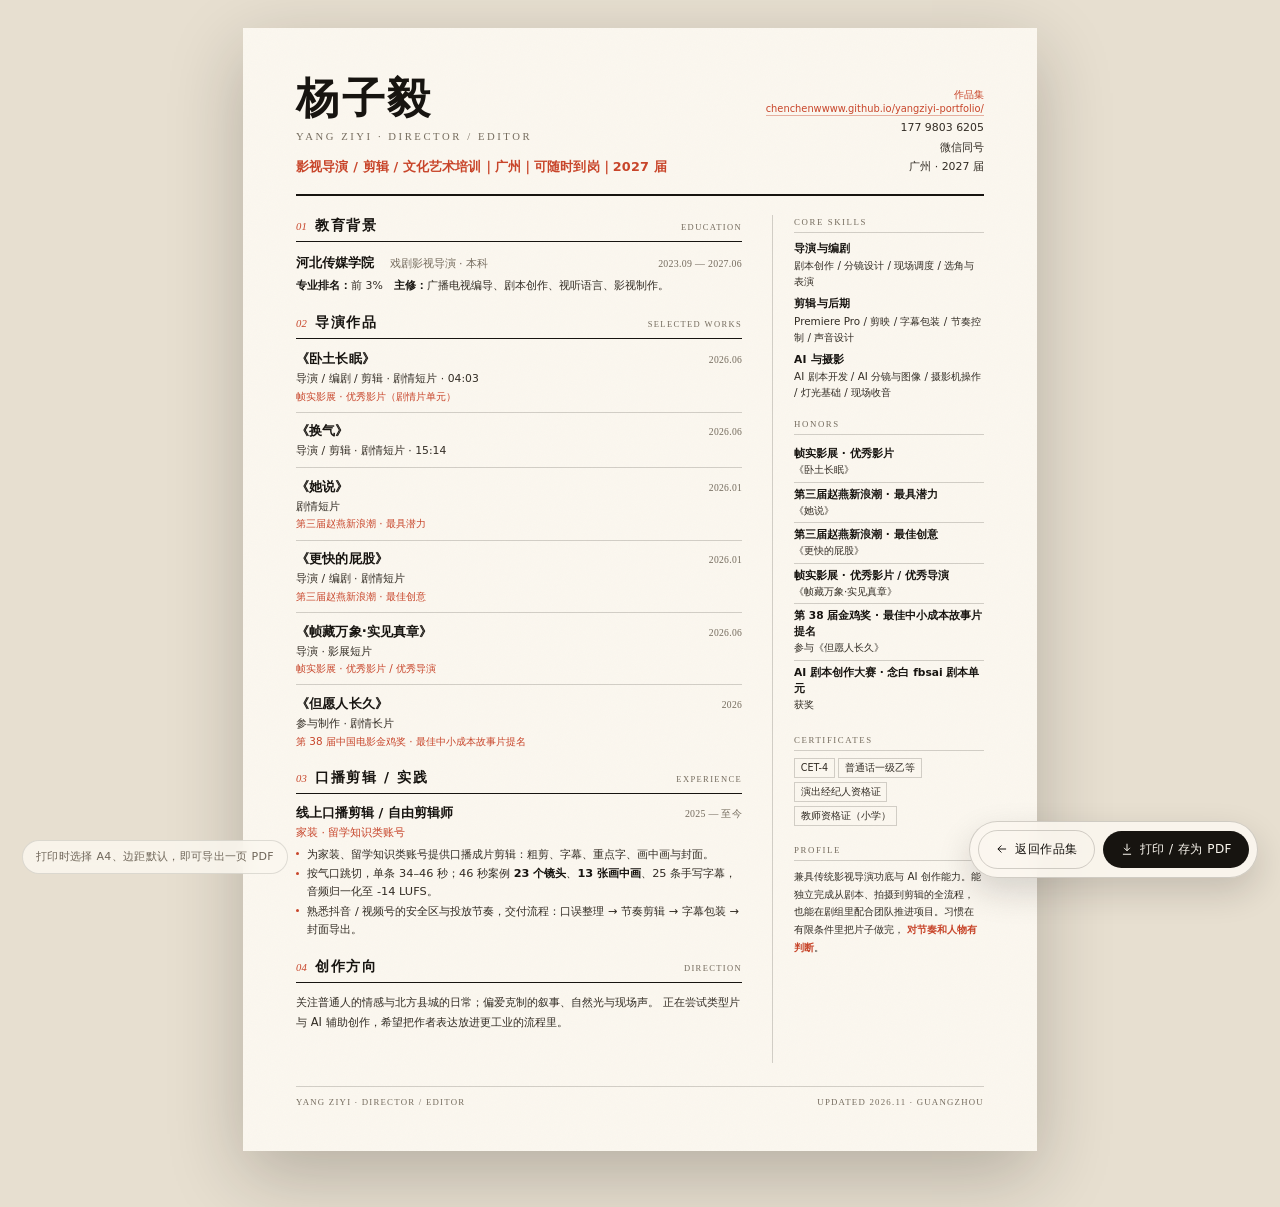
<file: resume.html>
<!doctype html>
<html lang="zh-CN">
<head>
  <meta charset="utf-8">
  <meta name="viewport" content="width=device-width, initial-scale=1">
  <title>杨子毅 · 简历｜影视导演 / 剪辑</title>
  <meta name="description" content="杨子毅的一页简历：河北传媒学院戏剧影视导演 2027 届，导演、剪辑、编剧，作品获赵燕新浪潮最具潜力 / 最佳创意、帧实影展优秀影片，参与金鸡奖提名影片制作。">
  <meta name="theme-color" content="#e7dfd0">
  <link rel="icon" href="assets/img/favicon.svg" type="image/svg+xml">
  <link rel="stylesheet" href="assets/css/resume.css">
</head>
<body>
  <!-- 已部署到 GitHub Pages：https://chenchenwwww.github.io/yangziyi-portfolio/ -->
  <main class="page">
    <header class="resume-head">
      <div>
        <h1 class="name">杨子毅</h1>
        <p class="name-en">Yang Ziyi · Director / Editor</p>
        <p class="target">影视导演 / 剪辑 / 文化艺术培训｜广州｜可随时到岗｜2027 届</p>
      </div>
      <div class="contact">
        <a class="portfolio" href="https://chenchenwwww.github.io/yangziyi-portfolio/">作品集<br>chenchenwwww.github.io/yangziyi-portfolio/</a>
        <span>177 9803 6205</span>
        <span>微信同号</span>
        <span>广州 · 2027 届</span>
      </div>
    </header>

    <div class="resume-body">
      <div class="main">
        <section>
          <div class="sec__head">
            <span class="sec__num">01</span>
            <h2 class="sec__title">教育背景</h2>
            <span class="sec__en">Education</span>
          </div>
          <div class="edu">
            <div>
              <span class="edu__school">河北传媒学院</span>
              <span class="edu__meta">　戏剧影视导演 · 本科</span>
            </div>
            <span class="entry__date">2023.09 — 2027.06</span>
          </div>
          <p class="edu__courses"><b>专业排名：</b>前 3%　<b>主修：</b>广播电视编导、剧本创作、视听语言、影视制作。</p>
        </section>

        <section>
          <div class="sec__head">
            <span class="sec__num">02</span>
            <h2 class="sec__title">导演作品</h2>
            <span class="sec__en">Selected Works</span>
          </div>

          <article class="film">
            <div class="film__top">
              <h3 class="film__title">《卧土长眠》</h3>
              <span class="film__date">2026.06</span>
            </div>
            <p class="film__meta">导演 / 编剧 / 剪辑 · 剧情短片 · 04:03</p>
            <p class="film__award">帧实影展 · 优秀影片（剧情片单元）</p>
          </article>

          <article class="film">
            <div class="film__top">
              <h3 class="film__title">《换气》</h3>
              <span class="film__date">2026.06</span>
            </div>
            <p class="film__meta">导演 / 剪辑 · 剧情短片 · 15:14</p>
          </article>

          <article class="film">
            <div class="film__top">
              <h3 class="film__title">《她说》</h3>
              <span class="film__date">2026.01</span>
            </div>
            <p class="film__meta">剧情短片</p>
            <p class="film__award">第三届赵燕新浪潮 · 最具潜力</p>
          </article>

          <article class="film">
            <div class="film__top">
              <h3 class="film__title">《更快的屁股》</h3>
              <span class="film__date">2026.01</span>
            </div>
            <p class="film__meta">导演 / 编剧 · 剧情短片</p>
            <p class="film__award">第三届赵燕新浪潮 · 最佳创意</p>
          </article>

          <article class="film">
            <div class="film__top">
              <h3 class="film__title">《帧藏万象·实见真章》</h3>
              <span class="film__date">2026.06</span>
            </div>
            <p class="film__meta">导演 · 影展短片</p>
            <p class="film__award">帧实影展 · 优秀影片 / 优秀导演</p>
          </article>

          <article class="film">
            <div class="film__top">
              <h3 class="film__title">《但愿人长久》</h3>
              <span class="film__date">2026</span>
            </div>
            <p class="film__meta">参与制作 · 剧情长片</p>
            <p class="film__award">第 38 届中国电影金鸡奖 · 最佳中小成本故事片提名</p>
          </article>
        </section>

        <section>
          <div class="sec__head">
            <span class="sec__num">03</span>
            <h2 class="sec__title">口播剪辑 / 实践</h2>
            <span class="sec__en">Experience</span>
          </div>
          <article class="entry">
            <div class="entry__top">
              <h3 class="entry__role">线上口播剪辑 / 自由剪辑师</h3>
              <span class="entry__date">2025 — 至今</span>
            </div>
            <p class="entry__org">家装 · 留学知识类账号</p>
            <ul class="entry__list">
              <li>为家装、留学知识类账号提供口播成片剪辑：粗剪、字幕、重点字、画中画与封面。</li>
              <li>按气口跳切，单条 34–46 秒；46 秒案例 <strong>23 个镜头</strong>、<strong>13 张画中画</strong>、25 条手写字幕，音频归一化至 -14 LUFS。</li>
              <li>熟悉抖音 / 视频号的安全区与投放节奏，交付流程：口误整理 → 节奏剪辑 → 字幕包装 → 封面导出。</li>
            </ul>
          </article>
        </section>

        <section>
          <div class="sec__head">
            <span class="sec__num">04</span>
            <h2 class="sec__title">创作方向</h2>
            <span class="sec__en">Direction</span>
          </div>
          <p class="direction">
            关注普通人的情感与北方县城的日常；偏爱克制的叙事、自然光与现场声。
            正在尝试类型片与 AI 辅助创作，希望把作者表达放进更工业的流程里。
          </p>
        </section>
      </div>

      <aside class="side">
        <section>
          <p class="side__label">Core Skills</p>
          <dl>
            <div class="skill-group">
              <dt>导演与编剧</dt>
              <dd>剧本创作 / 分镜设计 / 现场调度 / 选角与表演</dd>
            </div>
            <div class="skill-group">
              <dt>剪辑与后期</dt>
              <dd>Premiere Pro / 剪映 / 字幕包装 / 节奏控制 / 声音设计</dd>
            </div>
            <div class="skill-group">
              <dt>AI 与摄影</dt>
              <dd>AI 剧本开发 / AI 分镜与图像 / 摄影机操作 / 灯光基础 / 现场收音</dd>
            </div>
          </dl>
        </section>

        <section>
          <p class="side__label">Honors</p>
          <ul class="honor-list">
            <li><b>帧实影展 · 优秀影片</b>《卧土长眠》</li>
            <li><b>第三届赵燕新浪潮 · 最具潜力</b>《她说》</li>
            <li><b>第三届赵燕新浪潮 · 最佳创意</b>《更快的屁股》</li>
            <li><b>帧实影展 · 优秀影片 / 优秀导演</b>《帧藏万象·实见真章》</li>
            <li><b>第 38 届金鸡奖 · 最佳中小成本故事片提名</b>参与《但愿人长久》</li>
            <li><b>AI 剧本创作大赛 · 念白 fbsai 剧本单元</b>获奖</li>
          </ul>
        </section>

        <section>
          <p class="side__label">Certificates</p>
          <div class="cert-list">
            <span>CET-4</span><span>普通话一级乙等</span>
            <span>演出经纪人资格证</span><span>教师资格证（小学）</span>
          </div>
        </section>

        <section>
          <p class="side__label">Profile</p>
          <p class="side__text">
            兼具传统影视导演功底与 AI 创作能力。能独立完成从剧本、拍摄到剪辑的全流程，
            也能在剧组里配合团队推进项目。习惯在有限条件里把片子做完，
            <strong>对节奏和人物有判断</strong>。
          </p>
        </section>
      </aside>
    </div>

    <footer class="resume-foot">
      <span>Yang Ziyi · Director / Editor</span>
      <span>Updated 2026.11 · Guangzhou</span>
    </footer>
  </main>

  <div class="toolbar">
    <a href="index.html">
      <svg viewBox="0 0 24 24" fill="none" stroke="currentColor" stroke-width="1.7" aria-hidden="true"><path d="M19 12H5M11 6l-6 6 6 6"/></svg>
      返回作品集
    </a>
    <button type="button" id="printBtn">
      <svg viewBox="0 0 24 24" fill="none" stroke="currentColor" stroke-width="1.7" aria-hidden="true"><path d="M12 3v12M7 10l5 5 5-5"/><path d="M5 21h14"/></svg>
      打印 / 存为 PDF
    </button>
  </div>
  <p class="print-hint">打印时选择 A4、边距默认，即可导出一页 PDF</p>

  <script>
    document.getElementById("printBtn").addEventListener("click", function () {
      window.print();
    });
  </script>
</body>
</html>
</file>
<file: assets/css/style.css>
/* =========================================================
   杨子毅 · 导演 / 剪辑作品集
   Editorial / paper / ink / vermilion
   ========================================================= */

:root {
  --paper: #f5f0e6;
  --paper-deep: #ece4d5;
  --ink: #171410;
  --ink-soft: #2b2620;
  --muted: #726a5d;
  --line: rgba(23, 20, 16, 0.16);
  --accent: #c8452a;
  --accent-deep: #a83720;
  --sage: #6f7a5e;
  --sans: "PingFang SC", "Microsoft YaHei UI", "Microsoft YaHei", "Hiragino Sans GB",
    "Noto Sans SC", system-ui, sans-serif;
  --serif: "Songti SC", "STSong", "Noto Serif SC", "SimSun", Georgia, serif;
  --latin: Georgia, "Times New Roman", "Songti SC", serif;
  --header-h: 78px;
  --gutter: clamp(1.25rem, 4.2vw, 4.5rem);
  --ease: cubic-bezier(0.22, 1, 0.36, 1);
}

*,
*::before,
*::after {
  box-sizing: border-box;
}

html {
  scroll-behavior: smooth;
  scroll-padding-top: calc(var(--header-h) + 24px);
  scrollbar-gutter: stable;
  -webkit-text-size-adjust: 100%;
}

body {
  margin: 0;
  background: var(--paper);
  color: var(--ink);
  font-family: var(--sans);
  font-size: 16px;
  line-height: 1.75;
  letter-spacing: 0.01em;
  -webkit-font-smoothing: antialiased;
  overflow-x: hidden;
}

body::before {
  content: "";
  position: fixed;
  inset: 0;
  z-index: 100;
  pointer-events: none;
  opacity: 0.055;
  mix-blend-mode: multiply;
  background-image: url("data:image/svg+xml,%3Csvg xmlns='http://www.w3.org/2000/svg' width='160' height='160'%3E%3Cfilter id='n'%3E%3CfeTurbulence type='fractalNoise' baseFrequency='.9' numOctaves='3' stitchTiles='stitch'/%3E%3C/filter%3E%3Crect width='160' height='160' filter='url(%23n)' opacity='.6'/%3E%3C/svg%3E");
}

::selection {
  background: var(--accent);
  color: var(--paper);
}

img,
svg {
  display: block;
  max-width: 100%;
}

a {
  color: inherit;
  text-decoration: none;
}

button {
  font: inherit;
  color: inherit;
}

h1,
h2,
h3,
h4,
p {
  margin: 0;
}

:focus-visible {
  outline: 2px solid var(--accent);
  outline-offset: 4px;
}

.skip-link {
  position: fixed;
  top: 0.75rem;
  left: 0.75rem;
  z-index: 200;
  padding: 0.6rem 1rem;
  background: var(--ink);
  color: var(--paper);
  font-size: 0.85rem;
  transform: translateY(-160%);
  transition: transform 0.2s ease;
}

.skip-link:focus {
  transform: translateY(0);
}

.shell {
  width: min(1320px, 100% - var(--gutter) * 2);
  margin-inline: auto;
}

/* ---------- progress ---------- */
.progress {
  position: fixed;
  inset: 0 auto auto 0;
  width: 100%;
  height: 2px;
  z-index: 120;
  background: transparent;
}

.progress span {
  display: block;
  height: 100%;
  width: 0;
  background: var(--accent);
}

/* ---------- header ---------- */
.site-header {
  position: sticky;
  top: 0;
  z-index: 90;
  height: var(--header-h);
  display: flex;
  align-items: center;
  background: color-mix(in srgb, var(--paper) 86%, transparent);
  backdrop-filter: blur(14px);
  -webkit-backdrop-filter: blur(14px);
  border-bottom: 1px solid transparent;
  transition: border-color 0.3s ease, background 0.3s ease;
}

.site-header.is-scrolled {
  border-bottom-color: var(--line);
}

.header__inner {
  display: flex;
  align-items: center;
  justify-content: space-between;
  gap: 1.5rem;
}

.brand {
  display: flex;
  align-items: center;
  gap: 0.8rem;
  min-width: 0;
}

.brand__mark {
  display: grid;
  place-items: center;
  width: 38px;
  height: 38px;
  border: 1px solid var(--ink);
  border-radius: 50%;
  font-family: var(--latin);
  font-size: 0.95rem;
  letter-spacing: 0.06em;
  flex: none;
}

.brand__text {
  display: flex;
  flex-direction: column;
  line-height: 1.25;
}

.brand__name {
  font-size: 0.95rem;
  font-weight: 600;
  letter-spacing: 0.12em;
}

.brand__role {
  font-family: var(--latin);
  font-size: 0.62rem;
  letter-spacing: 0.2em;
  text-transform: uppercase;
  color: var(--muted);
}

.nav {
  display: flex;
  align-items: center;
  gap: clamp(1rem, 2.2vw, 2.25rem);
}

.nav__link {
  position: relative;
  font-size: 0.85rem;
  letter-spacing: 0.08em;
  color: var(--ink-soft);
  padding-block: 0.35rem;
}

.nav__link::after {
  content: "";
  position: absolute;
  left: 0;
  bottom: 0;
  width: 100%;
  height: 1px;
  background: var(--accent);
  transform: scaleX(0);
  transform-origin: right;
  transition: transform 0.35s var(--ease);
}

.nav__link:hover::after,
.nav__link.is-active::after {
  transform: scaleX(1);
  transform-origin: left;
}

.nav__link.is-active {
  color: var(--accent);
}

.nav__cta {
  display: inline-flex;
  align-items: center;
  gap: 0.5rem;
  padding: 0.62rem 1.15rem;
  border: 1px solid var(--ink);
  border-radius: 999px;
  font-size: 0.82rem;
  letter-spacing: 0.08em;
  background: transparent;
  transition: background 0.3s ease, color 0.3s ease;
}

.nav__cta:hover {
  background: var(--ink);
  color: var(--paper);
}

.nav__cta svg {
  width: 13px;
  height: 13px;
}

/* ---------- hero ---------- */
.hero {
  position: relative;
  display: grid;
  grid-template-columns: minmax(0, 1.22fr) minmax(300px, 0.78fr);
  align-items: end;
  gap: clamp(2rem, 5vw, 5.5rem);
  padding-block: clamp(2.75rem, 7vh, 6rem) clamp(2.5rem, 5vw, 4.5rem);
}

.hero__eyebrow {
  display: flex;
  align-items: center;
  gap: 0.85rem;
  margin-bottom: clamp(1.5rem, 3vw, 2.5rem);
  font-family: var(--latin);
  font-size: 0.72rem;
  letter-spacing: 0.24em;
  text-transform: uppercase;
  color: var(--muted);
}

.hero__eyebrow::before {
  content: "";
  width: 34px;
  height: 1px;
  background: var(--accent);
}

.hero__title {
  font-size: clamp(2.9rem, 7.1vw, 6.4rem);
  line-height: 1.06;
  font-weight: 600;
  letter-spacing: -0.035em;
  text-wrap: balance;
}

.hero__title span {
  display: block;
}

.hero__title em {
  font-style: normal;
  color: var(--accent);
  position: relative;
  white-space: nowrap;
}

.hero__title em::after {
  content: "";
  position: absolute;
  left: 0.02em;
  right: 0.02em;
  bottom: -0.06em;
  height: 0.16em;
  background: url("data:image/svg+xml,%3Csvg xmlns='http://www.w3.org/2000/svg' viewBox='0 0 200 12' preserveAspectRatio='none'%3E%3Cpath d='M2 8c34-5 66-5 98-1s68 3 98-4' fill='none' stroke='%23c8452a' stroke-width='3' stroke-linecap='round'/%3E%3C/svg%3E")
    center / 100% 100% no-repeat;
}

.hero__lead {
  max-width: 33rem;
  margin-top: clamp(1.5rem, 3vw, 2.4rem);
  font-size: clamp(0.98rem, 1.15vw, 1.08rem);
  line-height: 1.95;
  color: var(--ink-soft);
  text-wrap: pretty;
}

.keep {
  white-space: nowrap;
}

.hero__lead strong {
  font-weight: 600;
  border-bottom: 1px solid var(--accent);
}

.hero__actions {
  display: flex;
  flex-wrap: wrap;
  align-items: center;
  gap: 0.9rem;
  margin-top: clamp(1.75rem, 3vw, 2.5rem);
}

.btn {
  display: inline-flex;
  align-items: center;
  justify-content: center;
  gap: 0.65rem;
  min-height: 52px;
  padding: 0.85rem 1.6rem;
  border-radius: 999px;
  font-size: 0.92rem;
  letter-spacing: 0.05em;
  border: 1px solid var(--ink);
  transition: transform 0.35s var(--ease), background 0.35s ease, color 0.35s ease,
    box-shadow 0.35s ease;
}

.btn svg {
  width: 15px;
  height: 15px;
  transition: transform 0.35s var(--ease);
}

.btn--solid {
  background: var(--ink);
  color: var(--paper);
}

.btn--solid:hover {
  background: var(--accent);
  border-color: var(--accent);
  transform: translateY(-2px);
}

.btn--ghost:hover {
  background: var(--paper-deep);
  transform: translateY(-2px);
}

.btn:hover svg {
  transform: translateX(3px);
}

.hero__foot {
  display: flex;
  flex-wrap: wrap;
  gap: 1.4rem 2rem;
  margin-top: clamp(2rem, 3.5vw, 3rem);
  padding-top: 1.25rem;
  border-top: 1px solid var(--line);
  font-size: 0.8rem;
  color: var(--muted);
}

.hero__foot span {
  display: inline-flex;
  align-items: center;
  gap: 0.5rem;
}

.dot {
  width: 6px;
  height: 6px;
  border-radius: 50%;
  background: var(--sage);
  box-shadow: 0 0 0 4px rgba(111, 122, 94, 0.16);
}

/* portrait */
.portrait {
  position: relative;
  padding-bottom: 1.5rem;
}

.portrait__frame {
  position: relative;
  aspect-ratio: 4 / 5;
  background: var(--paper-deep);
  border: 1px solid var(--ink);
  overflow: hidden;
}

.portrait__frame::after {
  content: "";
  position: absolute;
  inset: 10px;
  border: 1px solid rgba(245, 240, 230, 0.45);
  pointer-events: none;
  z-index: 2;
}

.portrait__art {
  width: 100%;
  height: 100%;
  object-fit: cover;
}

.portrait__caption {
  display: flex;
  align-items: baseline;
  justify-content: space-between;
  gap: 1rem;
  margin-top: 0.9rem;
  font-family: var(--latin);
  font-size: 0.68rem;
  letter-spacing: 0.18em;
  text-transform: uppercase;
  color: var(--muted);
}

.stamp {
  position: absolute;
  left: -46px;
  bottom: 54px;
  width: 108px;
  height: 108px;
  z-index: 3;
  border-radius: 50%;
  background: var(--paper);
  box-shadow: 0 10px 30px rgba(23, 20, 16, 0.12);
}

.stamp svg {
  width: 100%;
  height: 100%;
  animation: spin 26s linear infinite;
}

.stamp::after {
  content: "✳";
  position: absolute;
  inset: 0;
  display: grid;
  place-items: center;
  color: var(--accent);
  font-size: 1.35rem;
}

@keyframes spin {
  to {
    transform: rotate(360deg);
  }
}

.availability {
  position: absolute;
  top: 1rem;
  right: -0.6rem;
  z-index: 3;
  display: inline-flex;
  align-items: center;
  gap: 0.45rem;
  padding: 0.4rem 0.85rem;
  background: var(--paper);
  border: 1px solid var(--ink);
  border-radius: 999px;
  font-size: 0.7rem;
  letter-spacing: 0.06em;
  transform: rotate(3deg);
}

.availability .dot {
  animation: pulse 2.4s ease-in-out infinite;
}

@keyframes pulse {
  0%,
  100% {
    box-shadow: 0 0 0 0 rgba(111, 122, 94, 0.4);
  }
  50% {
    box-shadow: 0 0 0 6px rgba(111, 122, 94, 0);
  }
}

/* ---------- marquee ---------- */
.marquee {
  overflow: hidden;
  border-block: 1px solid var(--ink);
  background: var(--paper-deep);
  padding-block: 0.95rem;
}

.marquee__track {
  display: flex;
  width: max-content;
  animation: marquee 34s linear infinite;
}

.marquee:hover .marquee__track {
  animation-play-state: paused;
}

.marquee__group {
  display: flex;
  align-items: center;
  flex: none;
}

.marquee__item {
  display: inline-flex;
  align-items: center;
  gap: 1.6rem;
  padding-inline: 1.6rem;
  font-size: 0.82rem;
  letter-spacing: 0.16em;
  text-transform: uppercase;
  white-space: nowrap;
}

.marquee__item::after {
  content: "✳";
  color: var(--accent);
  font-size: 0.9rem;
}

@keyframes marquee {
  to {
    transform: translateX(-50%);
  }
}

/* ---------- section ---------- */
.section {
  padding-block: clamp(4rem, 9vw, 7.5rem);
}

.section + .section {
  padding-top: 0;
}

.section__head {
  display: grid;
  grid-template-columns: auto 1fr auto;
  align-items: end;
  gap: 1.5rem;
  padding-bottom: 1.7rem;
  border-bottom: 1px solid var(--ink);
  margin-bottom: 0.5rem;
}

.section__num {
  font-family: var(--latin);
  font-style: italic;
  font-size: 0.95rem;
  color: var(--accent);
  letter-spacing: 0.05em;
}

.section__titles {
  display: flex;
  align-items: baseline;
  gap: 1rem;
  flex-wrap: wrap;
}

.section__title {
  font-size: clamp(1.55rem, 3vw, 2.35rem);
  font-weight: 600;
  letter-spacing: -0.02em;
  line-height: 1.2;
}

.section__en {
  font-family: var(--latin);
  font-size: 0.68rem;
  letter-spacing: 0.22em;
  text-transform: uppercase;
  color: var(--muted);
}

.section__note {
  font-size: 0.78rem;
  letter-spacing: 0.04em;
  color: var(--muted);
  text-align: right;
}

/* ---------- works ---------- */
.works {
  position: relative;
}

.work {
  position: relative;
  isolation: isolate;
  overflow: hidden;
  display: grid;
  grid-template-columns: 4.5rem minmax(0, 1fr) auto 2.5rem;
  align-items: center;
  gap: clamp(1rem, 2.5vw, 2.5rem);
  width: 100%;
  padding: clamp(1.35rem, 2.6vw, 2.1rem) clamp(0.25rem, 1vw, 1rem);
  border: 0;
  border-bottom: 1px solid var(--line);
  background: transparent;
  text-align: left;
  cursor: pointer;
  transition: background 0.4s var(--ease), color 0.4s var(--ease),
    padding 0.4s var(--ease);
}

.work::before {
  content: "";
  position: absolute;
  inset: 0;
  background: var(--ink);
  transform: scaleY(0);
  transform-origin: bottom;
  transition: transform 0.45s var(--ease);
  z-index: -1;
}

.work > * {
  position: relative;
  z-index: 1;
}

.work:hover,
.work:focus-visible {
  color: var(--paper);
  padding-inline: clamp(0.9rem, 2vw, 1.75rem);
}

.work:hover::before,
.work:focus-visible::before {
  transform: scaleY(1);
}

.work__index {
  font-family: var(--latin);
  font-style: italic;
  font-size: 1rem;
  color: var(--muted);
  transition: color 0.3s ease;
}

.work:hover .work__index,
.work:focus-visible .work__index {
  color: var(--accent);
}

.work__body {
  min-width: 0;
}

.work__title {
  display: flex;
  align-items: center;
  gap: 0.85rem;
  flex-wrap: wrap;
  font-size: clamp(1.35rem, 2.5vw, 2rem);
  font-weight: 600;
  letter-spacing: -0.02em;
  line-height: 1.3;
}

.work__title small {
  font-family: var(--latin);
  font-style: italic;
  font-size: 0.72rem;
  letter-spacing: 0.04em;
  color: var(--muted);
  font-weight: 400;
}

.work:hover .work__title small {
  color: rgba(245, 240, 230, 0.6);
}

.work__meta {
  display: flex;
  flex-wrap: wrap;
  align-items: center;
  gap: 0.55rem 0.8rem;
  margin-top: 0.55rem;
  font-size: 0.8rem;
  color: var(--muted);
}

.work:hover .work__meta {
  color: rgba(245, 240, 230, 0.65);
}

.work__tags {
  display: flex;
  flex-wrap: wrap;
  gap: 0.4rem;
}

.work__tags span {
  padding: 0.12rem 0.6rem;
  border: 1px solid var(--line);
  border-radius: 999px;
  font-size: 0.68rem;
  letter-spacing: 0.06em;
}

.work:hover .work__tags span {
  border-color: rgba(245, 240, 230, 0.25);
}

.work__year {
  font-family: var(--latin);
  font-size: 0.8rem;
  letter-spacing: 0.08em;
  color: var(--muted);
  white-space: nowrap;
}

.work:hover .work__year {
  color: rgba(245, 240, 230, 0.65);
}

.work__arrow {
  display: grid;
  place-items: center;
  width: 42px;
  height: 42px;
  border: 1px solid var(--line);
  border-radius: 50%;
  transition: transform 0.4s var(--ease), border-color 0.3s ease,
    background 0.3s ease;
}

.work__arrow svg {
  width: 15px;
  height: 15px;
}

.work:hover .work__arrow {
  border-color: var(--paper);
  background: var(--paper);
  color: var(--ink);
  transform: rotate(-45deg);
}

/* floating preview */
.preview {
  position: fixed;
  top: 0;
  left: 0;
  width: min(330px, 26vw);
  aspect-ratio: 4 / 3;
  z-index: 70;
  pointer-events: none;
  opacity: 0;
  transform: translate(-50%, -50%) scale(0.9) rotate(-3deg);
  transition: opacity 0.25s ease, transform 0.35s var(--ease);
  box-shadow: 0 22px 50px rgba(23, 20, 16, 0.28);
  border: 6px solid var(--paper);
  background: var(--paper);
}

.preview.is-visible {
  opacity: 1;
}

.preview img {
  width: 100%;
  height: 100%;
  object-fit: cover;
}

/* ---------- stats ---------- */
.stats {
  display: grid;
  grid-template-columns: repeat(4, 1fr);
  border-block: 1px solid var(--ink);
  margin-top: clamp(2.5rem, 5vw, 4rem);
}

.stat {
  padding: clamp(1.4rem, 2.6vw, 2.4rem) clamp(0.8rem, 1.6vw, 1.5rem);
  border-left: 1px solid var(--line);
}

.stat:first-child {
  border-left: 0;
  padding-left: 0;
}

.stat__num {
  display: flex;
  align-items: baseline;
  gap: 0.15rem;
  font-family: var(--latin);
  font-size: clamp(2.2rem, 4.6vw, 3.6rem);
  line-height: 1;
  letter-spacing: -0.03em;
}

.stat__num i {
  font-size: 0.4em;
  font-style: italic;
  color: var(--accent);
}

.stat__label {
  margin-top: 0.6rem;
  font-size: 0.78rem;
  letter-spacing: 0.05em;
  color: var(--muted);
}

/* ---------- experience ---------- */
.exp {
  display: grid;
  grid-template-columns: minmax(0, 0.62fr) minmax(0, 1.38fr);
  gap: clamp(2rem, 6vw, 6rem);
  padding-top: clamp(2rem, 3.5vw, 3rem);
}

.exp__aside {
  position: sticky;
  top: calc(var(--header-h) + 2rem);
  align-self: start;
}

.exp__quote {
  font-family: var(--serif);
  font-size: clamp(1.25rem, 1.9vw, 1.6rem);
  line-height: 1.65;
  letter-spacing: 0.01em;
}

.exp__quote::before {
  content: "“";
  display: block;
  font-family: var(--latin);
  font-size: 4rem;
  line-height: 0.6;
  color: var(--accent);
  margin-bottom: 0.6rem;
}

.exp__sub {
  margin-top: 1.5rem;
  font-size: 0.82rem;
  color: var(--muted);
  max-width: 22rem;
}

.timeline {
  list-style: none;
  margin: 0;
  padding: 0;
}

.timeline__item {
  display: grid;
  grid-template-columns: 7.5rem minmax(0, 1fr);
  gap: clamp(1rem, 3vw, 2.5rem);
  padding-block: clamp(1.4rem, 2.5vw, 2rem);
  border-top: 1px solid var(--line);
}

.timeline__item:last-child {
  border-bottom: 1px solid var(--line);
}

.timeline__date {
  font-family: var(--latin);
  font-size: 0.78rem;
  letter-spacing: 0.06em;
  color: var(--muted);
  padding-top: 0.35rem;
}

.timeline__role {
  font-size: clamp(1.05rem, 1.7vw, 1.25rem);
  font-weight: 600;
  letter-spacing: -0.01em;
}

.timeline__org {
  margin-top: 0.15rem;
  font-size: 0.82rem;
  color: var(--accent);
  letter-spacing: 0.02em;
}

.timeline__desc {
  margin-top: 0.65rem;
  font-size: 0.88rem;
  line-height: 1.85;
  color: var(--ink-soft);
}

.timeline__desc li {
  position: relative;
  padding-left: 0.95rem;
  margin-top: 0.3rem;
  list-style: none;
}

.timeline__desc li::before {
  content: "";
  position: absolute;
  left: 0;
  top: 0.78em;
  width: 4px;
  height: 4px;
  border-radius: 50%;
  background: var(--accent);
}

.timeline__desc ul {
  margin: 0;
  padding: 0;
}

/* ---------- skills ---------- */
.skills {
  display: grid;
  grid-template-columns: repeat(3, 1fr);
  gap: 0;
  border-top: 1px solid var(--line);
  margin-top: 0.5rem;
}

.skill {
  padding: clamp(1.75rem, 3vw, 2.6rem) clamp(1rem, 2vw, 2rem) clamp(1.75rem, 3vw, 2.6rem) 0;
  border-bottom: 1px solid var(--line);
  border-left: 1px solid var(--line);
  padding-left: clamp(1rem, 2vw, 2rem);
}

.skill:first-child {
  border-left: 0;
  padding-left: 0;
}

.skill__top {
  display: flex;
  align-items: baseline;
  justify-content: space-between;
  gap: 1rem;
  padding-bottom: 1.1rem;
  border-bottom: 1px solid var(--line);
}

.skill__name {
  font-size: 1.08rem;
  font-weight: 600;
  letter-spacing: 0.01em;
}

.skill__idx {
  font-family: var(--latin);
  font-style: italic;
  font-size: 0.8rem;
  color: var(--muted);
}

.skill__list {
  display: flex;
  flex-wrap: wrap;
  gap: 0.4rem;
  margin-top: 1.2rem;
}

.skill__list span {
  padding: 0.3rem 0.7rem;
  background: var(--paper-deep);
  border-radius: 3px;
  font-size: 0.76rem;
  letter-spacing: 0.02em;
}

.skill__note {
  margin-top: 1.1rem;
  font-size: 0.8rem;
  line-height: 1.8;
  color: var(--muted);
}

/* ---------- about ---------- */
.about {
  display: grid;
  grid-template-columns: minmax(0, 1.05fr) minmax(0, 0.95fr);
  gap: clamp(2rem, 6vw, 6rem);
  padding-top: 0.5rem;
}

.about__quote {
  font-family: var(--serif);
  font-size: clamp(1.6rem, 2.9vw, 2.4rem);
  line-height: 1.55;
  letter-spacing: 0.01em;
  text-wrap: balance;
}

.about__quote em {
  font-style: normal;
  color: var(--accent);
  border-bottom: 1px solid var(--accent);
}

.about__body p {
  font-size: 0.95rem;
  line-height: 1.95;
  color: var(--ink-soft);
}

.about__body p + p {
  margin-top: 1.1rem;
}

.facts {
  display: grid;
  grid-template-columns: repeat(2, 1fr);
  gap: 0;
  margin-top: 2rem;
  border-top: 1px solid var(--line);
}

.fact {
  padding: 0.9rem 1rem 0.9rem 0;
  border-bottom: 1px solid var(--line);
}

.fact:nth-child(even) {
  padding-left: 1rem;
  border-left: 1px solid var(--line);
}

.fact dt {
  font-family: var(--latin);
  font-size: 0.62rem;
  letter-spacing: 0.18em;
  text-transform: uppercase;
  color: var(--muted);
}

.fact dd {
  margin: 0.25rem 0 0;
  font-size: 0.88rem;
}

/* ---------- contact ---------- */
.contact {
  position: relative;
  margin-top: clamp(3rem, 7vw, 6rem);
  background: var(--ink);
  color: var(--paper);
  overflow: hidden;
}

.contact::before {
  content: "";
  position: absolute;
  inset: 0;
  opacity: 0.055;
  pointer-events: none;
  background-image: url("data:image/svg+xml,%3Csvg xmlns='http://www.w3.org/2000/svg' width='160' height='160'%3E%3Cfilter id='n'%3E%3CfeTurbulence type='fractalNoise' baseFrequency='.9' numOctaves='3' stitchTiles='stitch'/%3E%3C/filter%3E%3Crect width='160' height='160' filter='url(%23n)' opacity='.6'/%3E%3C/svg%3E");
}

.contact__inner {
  position: relative;
  padding-block: clamp(4rem, 9vw, 7.5rem) 2rem;
}

.contact__eyebrow {
  display: flex;
  align-items: center;
  gap: 0.85rem;
  font-family: var(--latin);
  font-size: 0.7rem;
  letter-spacing: 0.24em;
  text-transform: uppercase;
  color: rgba(245, 240, 230, 0.55);
}

.contact__eyebrow::before {
  content: "";
  width: 34px;
  height: 1px;
  background: var(--accent);
}

.contact__title {
  margin-top: clamp(1.5rem, 3vw, 2.4rem);
  font-size: clamp(2.6rem, 7vw, 6rem);
  line-height: 1.08;
  font-weight: 600;
  letter-spacing: -0.035em;
}

.contact__title span {
  display: block;
}

.contact__title em {
  font-style: normal;
  color: var(--accent);
}

.contact__grid {
  display: grid;
  grid-template-columns: minmax(0, 1fr) minmax(0, 1fr);
  gap: clamp(2rem, 6vw, 6rem);
  margin-top: clamp(2.5rem, 5vw, 4rem);
  padding-top: clamp(2rem, 4vw, 3rem);
  border-top: 1px solid rgba(245, 240, 230, 0.2);
}

.contact__lead {
  font-size: 0.95rem;
  line-height: 1.95;
  color: rgba(245, 240, 230, 0.7);
  max-width: 34rem;
  text-wrap: pretty;
}

.contact__mail {
  display: inline-flex;
  align-items: center;
  gap: 0.75rem;
  margin-top: 1.6rem;
  font-family: var(--latin);
  font-size: clamp(1.1rem, 2.2vw, 1.6rem);
  letter-spacing: 0.01em;
  border-bottom: 1px solid rgba(245, 240, 230, 0.35);
  padding-bottom: 0.35rem;
  transition: color 0.3s ease, border-color 0.3s ease;
}

.contact__mail:hover {
  color: var(--accent);
  border-color: var(--accent);
}

.contact__mail svg {
  width: 18px;
  height: 18px;
}

.contact__links {
  display: grid;
  gap: 0;
}

.contact__link {
  display: flex;
  align-items: center;
  justify-content: space-between;
  gap: 1rem;
  padding: 0.85rem 0;
  border-bottom: 1px solid rgba(245, 240, 230, 0.16);
  font-size: 0.88rem;
  transition: color 0.3s ease, padding 0.3s ease;
}

.contact__link:hover {
  color: var(--accent);
  padding-left: 0.4rem;
}

.contact__link span:first-child {
  color: rgba(245, 240, 230, 0.55);
  font-family: var(--latin);
  font-size: 0.68rem;
  letter-spacing: 0.18em;
  text-transform: uppercase;
}

.footer {
  position: relative;
  display: flex;
  flex-wrap: wrap;
  align-items: center;
  justify-content: space-between;
  gap: 1rem;
  padding-block: 1.5rem;
  border-top: 1px solid rgba(245, 240, 230, 0.16);
  font-size: 0.72rem;
  letter-spacing: 0.06em;
  color: rgba(245, 240, 230, 0.45);
}

.footer__clock {
  font-family: var(--latin);
  letter-spacing: 0.08em;
}

.footer a:hover {
  color: var(--accent);
}

/* ---------- dialog ---------- */
.case {
  width: min(980px, 92vw);
  max-height: 88vh;
  margin: auto;
  padding: 0;
  border: 0;
  background: var(--paper);
  color: var(--ink);
  overflow: auto;
  overscroll-behavior: contain;
}

.case::backdrop {
  background: rgba(16, 13, 10, 0.72);
  backdrop-filter: blur(4px);
}

.case[open] {
  animation: caseIn 0.45s var(--ease);
}

@keyframes caseIn {
  from {
    opacity: 0;
    transform: translateY(24px) scale(0.985);
  }
}

.case__close {
  position: sticky;
  top: 0.9rem;
  margin: 0.9rem 0.9rem -4.2rem auto;
  z-index: 5;
  display: grid;
  place-items: center;
  width: 42px;
  height: 42px;
  border-radius: 50%;
  border: 1px solid rgba(23, 20, 16, 0.2);
  background: var(--paper);
  cursor: pointer;
  transition: background 0.25s ease, color 0.25s ease, transform 0.25s ease;
}

.case__close:hover {
  background: var(--ink);
  color: var(--paper);
  transform: rotate(90deg);
}

.case__close svg {
  width: 15px;
  height: 15px;
}

.case__cover {
  aspect-ratio: 16 / 7;
  overflow: hidden;
  background: var(--paper-deep);
}

.case__cover img {
  width: 100%;
  height: 100%;
  object-fit: cover;
  object-position: center top;
}

.case__body {
  padding: clamp(1.5rem, 4vw, 3.25rem);
}

.case__kicker {
  font-family: var(--latin);
  font-size: 0.68rem;
  letter-spacing: 0.2em;
  text-transform: uppercase;
  color: var(--accent);
}

.case__title {
  margin-top: 0.55rem;
  font-size: clamp(1.7rem, 3.4vw, 2.6rem);
  line-height: 1.2;
  letter-spacing: -0.025em;
  font-weight: 600;
}

.case__meta {
  display: grid;
  grid-template-columns: repeat(4, 1fr);
  gap: 1rem;
  margin-top: 1.75rem;
  padding-block: 1.25rem;
  border-block: 1px solid var(--line);
}

.case__meta dt {
  font-family: var(--latin);
  font-size: 0.6rem;
  letter-spacing: 0.18em;
  text-transform: uppercase;
  color: var(--muted);
}

.case__meta dd {
  margin: 0.3rem 0 0;
  font-size: 0.82rem;
  line-height: 1.6;
}

.case__section {
  display: grid;
  grid-template-columns: 7.5rem minmax(0, 1fr);
  gap: 1.5rem;
  padding-block: 1.6rem;
  border-bottom: 1px solid var(--line);
}

.case__section h4 {
  font-family: var(--latin);
  font-size: 0.66rem;
  letter-spacing: 0.18em;
  text-transform: uppercase;
  color: var(--muted);
  font-weight: 400;
  padding-top: 0.25rem;
}

.case__section p {
  font-size: 0.92rem;
  line-height: 1.95;
  color: var(--ink-soft);
}

.case__section ul {
  margin: 0;
  padding: 0;
  list-style: none;
}

.case__section li {
  position: relative;
  padding-left: 1rem;
  font-size: 0.9rem;
  line-height: 1.9;
  color: var(--ink-soft);
  margin-bottom: 0.35rem;
}

.case__section li::before {
  content: "";
  position: absolute;
  left: 0;
  top: 0.8em;
  width: 4px;
  height: 4px;
  background: var(--accent);
  border-radius: 50%;
}

.case__results {
  display: grid;
  grid-template-columns: repeat(3, 1fr);
  gap: 1rem;
  padding-block: 1.8rem;
}

.case__result {
  padding-left: 1rem;
  border-left: 1px solid var(--line);
}

.case__result:first-child {
  padding-left: 0;
  border-left: 0;
}

.case__result b {
  display: block;
  font-family: var(--latin);
  font-size: clamp(1.6rem, 3vw, 2.2rem);
  font-weight: 400;
  line-height: 1;
  letter-spacing: -0.02em;
}

.case__result b i {
  font-size: 0.5em;
  color: var(--accent);
  font-style: italic;
}

.case__result span {
  display: block;
  margin-top: 0.4rem;
  font-size: 0.72rem;
  color: var(--muted);
  letter-spacing: 0.03em;
}

.case__foot {
  display: flex;
  align-items: center;
  justify-content: space-between;
  gap: 1rem;
  padding-top: 1.5rem;
  font-size: 0.78rem;
  color: var(--muted);
}

/* ---------- reveal ---------- */
.js .reveal {
  opacity: 0;
  transform: translateY(26px);
  transition: opacity 0.85s var(--ease), transform 0.85s var(--ease);
}

.js .reveal.is-in {
  opacity: 1;
  transform: none;
}

.reveal[data-delay="1"] {
  transition-delay: 0.08s;
}
.reveal[data-delay="2"] {
  transition-delay: 0.16s;
}
.reveal[data-delay="3"] {
  transition-delay: 0.24s;
}

/* ---------- responsive ---------- */
@media (max-width: 1080px) {
  .hero {
    grid-template-columns: minmax(0, 1fr) 300px;
  }
  .hero__title {
    font-size: clamp(2.6rem, 6.5vw, 5rem);
  }
  .stamp {
    left: -30px;
    width: 92px;
    height: 92px;
  }
  .preview {
    display: none;
  }
}

@media (max-width: 860px) {
  :root {
    --header-h: 68px;
  }
  .hero {
    grid-template-columns: 1fr;
    padding-top: 2.25rem;
  }
  .portrait {
    width: 100%;
    max-width: 420px;
    margin-top: 0.5rem;
    margin-inline: auto;
  }
  .stamp {
    left: auto;
    right: 0;
    bottom: 84px;
    width: 88px;
    height: 88px;
  }
  .exp,
  .about,
  .contact__grid {
    grid-template-columns: 1fr;
  }
  .exp__aside {
    position: static;
  }
  .skills {
    grid-template-columns: 1fr;
  }
  .skill {
    border-left: 0;
    padding-left: 0;
  }
  .section__head {
    grid-template-columns: auto 1fr;
  }
  .section__note {
    grid-column: 1 / -1;
    text-align: left;
    margin-top: -0.5rem;
  }
  .work {
    grid-template-columns: 2.75rem minmax(0, 1fr) auto;
  }
  .work__year {
    display: none;
  }
  .work__arrow {
    width: 36px;
    height: 36px;
  }
  .case__meta {
    grid-template-columns: repeat(2, 1fr);
  }
}

@media (max-width: 640px) {
  .case__cover {
    aspect-ratio: 4 / 3;
  }

  body {
    font-size: 15px;
  }
  .nav {
    gap: 0.9rem;
  }
  .nav__link {
    display: none;
  }
  .nav__cta {
    padding: 0.5rem 0.95rem;
    font-size: 0.78rem;
  }
  .hero__title {
    font-size: clamp(2.45rem, 11.5vw, 3.4rem);
  }
  .hero__foot {
    gap: 0.75rem 1.25rem;
  }
  .stats {
    grid-template-columns: repeat(2, 1fr);
  }
  .stat:nth-child(3) {
    border-left: 0;
    padding-left: 0;
  }
  .stat:nth-child(-n + 2) {
    border-bottom: 1px solid var(--line);
  }
  .work {
    grid-template-columns: 2.2rem minmax(0, 1fr) 2rem;
    gap: 0.75rem;
  }
  .work__title {
    font-size: 1.2rem;
  }
  .work__title small {
    display: none;
  }
  .work__arrow {
    width: 32px;
    height: 32px;
  }
  .timeline__item {
    grid-template-columns: 1fr;
    gap: 0.35rem;
  }
  .facts {
    grid-template-columns: 1fr;
  }
  .fact:nth-child(even) {
    padding-left: 0;
    border-left: 0;
  }
  .case__section {
    grid-template-columns: 1fr;
    gap: 0.6rem;
  }
  .case__results {
    grid-template-columns: 1fr;
  }
  .case__result {
    padding-left: 0;
    border-left: 0;
    padding-block: 0.85rem;
    border-top: 1px solid var(--line);
  }
  .case__meta {
    grid-template-columns: 1fr 1fr;
  }
  .contact__grid {
    gap: 2rem;
  }
}

@media (prefers-reduced-motion: reduce) {
  html {
    scroll-behavior: auto;
  }
  *,
  *::before,
  *::after {
    animation-duration: 0.01ms !important;
    animation-iteration-count: 1 !important;
    transition-duration: 0.01ms !important;
  }
  .js .reveal {
    opacity: 1;
    transform: none;
  }
}

/* =========================================================
   Filmmaker edition · Yang Ziyi
   ========================================================= */

/* hero feature poster */
.feature {
  position: relative;
  width: 100%;
  max-width: 520px;
  justify-self: end;
  align-self: end;
}

.feature__frame {
  position: relative;
  display: block;
  width: 100%;
  aspect-ratio: 4 / 5;
  padding: 0;
  border: 1px solid var(--ink);
  background: var(--paper-deep);
  overflow: hidden;
  cursor: pointer;
}

.feature__frame img {
  width: 100%;
  height: 100%;
  object-fit: cover;
  transition: transform 0.9s var(--ease);
}

.feature__frame:hover img,
.feature__frame:focus-visible img {
  transform: scale(1.025);
}

.feature__badge {
  position: absolute;
  top: 0.9rem;
  left: 0.9rem;
  display: inline-flex;
  align-items: center;
  gap: 0.4rem;
  padding: 0.35rem 0.7rem;
  background: var(--paper);
  color: var(--ink);
  font-family: var(--latin);
  font-size: 0.62rem;
  letter-spacing: 0.18em;
  text-transform: uppercase;
}

.feature__badge::before {
  content: "";
  width: 5px;
  height: 5px;
  border-radius: 50%;
  background: var(--accent);
}

.feature__play {
  position: absolute;
  right: 1rem;
  bottom: 1rem;
  display: grid;
  place-items: center;
  width: 62px;
  height: 62px;
  padding-left: 3px;
  border-radius: 50%;
  background: var(--paper);
  color: var(--ink);
  font-size: 0.95rem;
  transition: background 0.3s ease, color 0.3s ease, transform 0.4s var(--ease);
}

.feature__frame:hover .feature__play,
.feature__frame:focus-visible .feature__play {
  background: var(--accent);
  color: var(--paper);
  transform: scale(1.06);
}

.feature__caption {
  display: flex;
  align-items: baseline;
  justify-content: space-between;
  gap: 1rem;
  margin-top: 0.85rem;
  font-size: 0.8rem;
  color: var(--ink-soft);
}

.feature__caption b {
  font-weight: 600;
}

.feature__caption span:last-child {
  font-family: var(--latin);
  font-size: 0.72rem;
  letter-spacing: 0.08em;
  color: var(--muted);
  white-space: nowrap;
}

.feature__award {
  margin-top: 0.35rem;
  font-size: 0.7rem;
  letter-spacing: 0.06em;
  color: var(--accent);
}

/* play badge inside work rows */
.work__play {
  display: inline-flex;
  align-items: center;
  gap: 0.4rem;
  color: var(--accent);
  font-size: 0.7rem;
  letter-spacing: 0.06em;
  white-space: nowrap;
}

.work__play::before {
  content: "";
  width: 0;
  height: 0;
  border-left: 5px solid currentColor;
  border-top: 3.5px solid transparent;
  border-bottom: 3.5px solid transparent;
}

.work:hover .work__play {
  color: #f0b4a4;
}

/* honors */
.honors {
  display: grid;
  grid-template-columns: minmax(0, 1.08fr) minmax(0, 0.92fr);
  gap: clamp(2rem, 5vw, 5rem);
  padding-top: clamp(2rem, 3.5vw, 3rem);
}

.honors__stage {
  margin: 0;
}

.honors__stage img {
  width: 100%;
  height: auto;
  aspect-ratio: 16 / 9;
  object-fit: cover;
  border: 1px solid var(--ink);
}

.honors__stage figcaption {
  display: flex;
  justify-content: space-between;
  gap: 1rem;
  margin-top: 0.7rem;
  font-size: 0.72rem;
  letter-spacing: 0.05em;
  color: var(--muted);
}

.honors__list {
  margin: 0;
  padding: 0;
  list-style: none;
}

.honors__list li {
  display: grid;
  grid-template-columns: 4.2rem minmax(0, 1fr);
  gap: 1rem;
  padding: 0.85rem 0;
  border-top: 1px solid var(--line);
}

.honors__list li:last-child {
  border-bottom: 1px solid var(--line);
}

.honors__year {
  padding-top: 0.1rem;
  font-family: var(--latin);
  font-style: italic;
  font-size: 0.8rem;
  color: var(--muted);
}

.honors__list b {
  display: block;
  font-size: 0.92rem;
  font-weight: 600;
  line-height: 1.5;
}

.honors__list em {
  display: block;
  margin-top: 0.12rem;
  font-style: normal;
  font-size: 0.76rem;
  color: var(--accent);
}

.certs {
  grid-column: 1 / -1;
  display: flex;
  align-items: flex-start;
  gap: clamp(1rem, 2vw, 1.6rem);
  margin-top: 0.5rem;
  padding-bottom: 0.6rem;
  overflow-x: auto;
  scrollbar-width: thin;
  -webkit-overflow-scrolling: touch;
}

.cert {
  flex: 0 0 clamp(230px, 22vw, 300px);
  margin: 0;
  scroll-snap-align: start;
}

.cert img {
  width: 100%;
  height: 360px;
  object-fit: contain;
  padding: 9px;
  background: var(--paper-deep);
  border: 1px solid var(--line);
}

.cert--wide {
  flex-basis: clamp(380px, 40vw, 540px);
}

.cert--wide img {
  height: 360px;
}

.cert figcaption {
  display: flex;
  justify-content: space-between;
  gap: 0.75rem;
  margin-top: 0.6rem;
  font-size: 0.72rem;
  letter-spacing: 0.03em;
  color: var(--muted);
}

/* about headshot */
.about__aside {
  display: flex;
  flex-direction: column;
  align-items: flex-start;
}

.about__head {
  width: 150px;
  height: 150px;
  object-fit: cover;
  border-radius: 50%;
  border: 1px solid var(--ink);
  filter: saturate(0.9) contrast(1.02);
}

.about__head-cap {
  margin-top: 0.85rem;
  font-family: var(--latin);
  font-size: 0.66rem;
  letter-spacing: 0.2em;
  text-transform: uppercase;
  color: var(--muted);
}

.about__aside .about__quote {
  margin-top: clamp(2rem, 4vw, 3rem);
}

.cert-line {
  margin-top: 1.5rem;
  padding-top: 1rem;
  border-top: 1px solid var(--line);
  font-size: 0.8rem;
  line-height: 1.8;
  color: var(--muted);
}

/* video case */
.case__video {
  position: relative;
  aspect-ratio: 16 / 9;
  background: #000;
}

.case__video video {
  display: block;
  width: 100%;
  height: 100%;
  background: #000;
}

.case__video--vertical {
  aspect-ratio: 9 / 16;
  width: min(380px, 100%);
  margin: 0 auto;
}

.case__video-note {
  padding: 0.65rem 1rem;
  background: var(--ink);
  color: rgba(245, 240, 230, 0.62);
  font-size: 0.7rem;
  letter-spacing: 0.05em;
  text-align: center;
}

.case__award {
  display: flex;
  align-items: center;
  gap: 0.6rem;
  margin-top: 1.2rem;
  padding: 0.7rem 0.9rem;
  border-left: 3px solid var(--accent);
  background: var(--paper-deep);
  font-size: 0.8rem;
  line-height: 1.6;
}

@media (max-width: 860px) {
  .feature {
    width: 100%;
    max-width: 420px;
    margin: 0.8rem auto 0;
    justify-self: center;
  }

  .honors {
    grid-template-columns: 1fr;
  }

  .honors__list {
    margin-top: 0.5rem;
  }

  .about__head {
    width: 120px;
    height: 120px;
  }
}

@media (max-width: 640px) {
  .feature__play {
    width: 52px;
    height: 52px;
  }

  .certs {
    grid-template-columns: 1fr;
  }

  .cert--wide {
    grid-column: auto;
  }

  .honors__list li {
    grid-template-columns: 3.6rem minmax(0, 1fr);
    gap: 0.8rem;
  }

  .case__video--vertical {
    width: min(320px, 100%);
  }
}

.hero__lead--tight {
  margin-top: 0.65rem;
}

.case__cover {
  aspect-ratio: 4 / 3;
}

.case__cover img {
  object-position: center;
}

/* =========================================================
   v3 · key art / stills / closing / lightbox / video switch
   ========================================================= */

/* 首屏主视觉换成 2:3 的正式海报 */
.feature__frame {
  aspect-ratio: 2 / 3;
}

/* 播放键挪到右上，避免压住海报底部的演职员信息 */
.feature__play {
  top: 1rem;
  bottom: auto;
}

/* ---------- 海报墙 ---------- */
.posters {
  display: grid;
  grid-template-columns: minmax(0, 1.2fr) minmax(0, 0.8fr);
  gap: clamp(1.5rem, 4vw, 4.5rem);
  align-items: start;
  padding-top: clamp(1.5rem, 3vw, 2.5rem);
}

.poster {
  margin: 0;
}

.poster--b {
  padding-top: clamp(0rem, 4vw, 3.5rem);
}

.poster__frame {
  position: relative;
  display: block;
  width: 100%;
  padding: 0;
  border: 1px solid var(--line);
  background: var(--paper-deep);
  overflow: hidden;
  cursor: pointer;
  transition: border-color 0.4s var(--ease);
}

.poster__frame img {
  width: 100%;
  height: auto;
  transition: transform 0.8s var(--ease);
}

.poster__frame::after {
  content: "查看案例 ↗";
  position: absolute;
  right: 0.85rem;
  bottom: 0.85rem;
  padding: 0.4rem 0.75rem;
  background: var(--paper);
  color: var(--ink);
  font-size: 0.66rem;
  letter-spacing: 0.12em;
  opacity: 0;
  transform: translateY(6px);
  transition: opacity 0.35s var(--ease), transform 0.35s var(--ease);
}

.poster__frame:hover,
.poster__frame:focus-visible {
  border-color: var(--ink);
}

.poster__frame:hover img,
.poster__frame:focus-visible img {
  transform: scale(1.015);
}

.poster__frame:hover::after,
.poster__frame:focus-visible::after {
  opacity: 1;
  transform: none;
}

.poster__cap {
  display: grid;
  grid-template-columns: auto minmax(0, 1fr) auto;
  align-items: baseline;
  gap: 0.85rem;
  margin-top: 0.9rem;
  padding-top: 0.8rem;
  border-top: 1px solid var(--line);
}

.poster__no {
  font-family: var(--latin);
  font-style: italic;
  font-size: 0.78rem;
  color: var(--accent);
}

.poster__name {
  font-size: 1.02rem;
  font-weight: 600;
  letter-spacing: 0.02em;
}

.poster__en {
  display: block;
  font-family: var(--latin);
  font-style: italic;
  font-size: 0.74rem;
  color: var(--muted);
  letter-spacing: 0.04em;
}

.poster__meta {
  font-size: 0.68rem;
  letter-spacing: 0.08em;
  color: var(--muted);
  text-align: right;
  white-space: nowrap;
}

/* ---------- 剧照 / 现场 ---------- */
.stills {
  padding-top: clamp(1.2rem, 2.5vw, 2rem);
}

.stills__group + .stills__group {
  margin-top: clamp(2rem, 4vw, 3.5rem);
}

.stills__label {
  display: flex;
  align-items: baseline;
  flex-wrap: wrap;
  gap: 0.65rem;
  margin-bottom: 1rem;
  padding-bottom: 0.6rem;
  border-bottom: 1px solid var(--line);
  font-size: 0.7rem;
  letter-spacing: 0.14em;
  text-transform: uppercase;
  color: var(--muted);
}

.stills__label b {
  font-size: 0.92rem;
  font-weight: 600;
  letter-spacing: 0.02em;
  text-transform: none;
  color: var(--ink);
}

.stills__label i {
  font-family: var(--latin);
  font-style: italic;
  font-size: 0.76rem;
  letter-spacing: 0.05em;
  text-transform: none;
}

.stills__grid {
  display: grid;
  grid-template-columns: repeat(3, minmax(0, 1fr));
  gap: clamp(0.6rem, 1.3vw, 1.1rem);
}

.stills__grid--two {
  grid-template-columns: repeat(2, minmax(0, 1fr));
}

.stills__grid--one {
  grid-template-columns: minmax(0, 760px);
}

.still {
  position: relative;
  display: block;
  width: 100%;
  aspect-ratio: 4 / 3;
  margin: 0;
  padding: 0;
  border: 0;
  background: var(--paper-deep);
  cursor: zoom-in;
  overflow: hidden;
}

.stills__grid--one .still {
  aspect-ratio: 16 / 9;
}

.still img {
  width: 100%;
  height: 100%;
  object-fit: cover;
  transition: transform 0.8s var(--ease);
}

.still::after {
  content: attr(data-cap);
  position: absolute;
  inset: auto 0 0 0;
  padding: 1.8rem 0.9rem 0.8rem;
  background: linear-gradient(transparent, rgba(23, 20, 16, 0.84));
  color: var(--paper);
  font-size: 0.72rem;
  letter-spacing: 0.04em;
  text-align: left;
  opacity: 0;
  transform: translateY(8px);
  transition: opacity 0.35s var(--ease), transform 0.35s var(--ease);
  pointer-events: none;
}

.still:hover img,
.still:focus-visible img {
  transform: scale(1.03);
}

.still:hover::after,
.still:focus-visible::after {
  opacity: 1;
  transform: none;
}

/* ---------- 收尾 ---------- */
.closing {
  position: relative;
  margin-top: clamp(3rem, 7vw, 7rem);
  padding: clamp(3.5rem, 8vw, 7rem) 0;
  background: var(--ink);
  color: var(--paper);
  overflow: hidden;
}

/* 放在首屏之后当「序」用：紧接 marquee，不要多余的上边距 */
.closing--lead {
  margin-top: 0;
  padding: clamp(3rem, 6vw, 5.5rem) 0;
}

.closing::before {
  content: "";
  position: absolute;
  inset: 0;
  pointer-events: none;
  background:
    radial-gradient(circle at 18% 12%, rgba(200, 69, 42, 0.16), transparent 46%),
    radial-gradient(circle at 86% 82%, rgba(111, 122, 94, 0.16), transparent 52%);
}

.closing__inner {
  position: relative;
  display: grid;
  grid-template-columns: minmax(0, 1.12fr) minmax(0, 0.78fr);
  gap: clamp(2rem, 5vw, 5rem);
  align-items: center;
}

.closing__eyebrow {
  font-family: var(--latin);
  font-size: 0.7rem;
  letter-spacing: 0.26em;
  text-transform: uppercase;
  color: #b7ae9d;
}

.closing__quote {
  margin: 0.8rem 0 0;
}

.closing__quote p:first-child {
  font-size: clamp(2.5rem, 6.4vw, 4.8rem);
  font-weight: 700;
  line-height: 1.02;
  letter-spacing: -0.015em;
}

.closing__quote p:first-child em {
  font-style: normal;
  color: #e2704f;
}

.closing__quote p + p {
  margin-top: 1.15rem;
  max-width: 36ch;
  font-size: clamp(0.95rem, 1.35vw, 1.08rem);
  line-height: 1.95;
  color: #cdc4b4;
}

.closing__text {
  max-width: 46ch;
  font-size: 0.92rem;
  line-height: 2;
  color: #b1a898;
}

.closing__sign {
  margin-top: 1.3rem;
  font-size: 0.7rem;
  letter-spacing: 0.18em;
  color: #857d6f;
}

.closing__figure {
  margin: 0;
  justify-self: end;
  width: 100%;
  max-width: 420px;
}

.closing__figure img {
  width: 100%;
  height: auto;
  border: 1px solid rgba(245, 240, 230, 0.22);
}

.closing__figure figcaption {
  display: flex;
  justify-content: space-between;
  gap: 1rem;
  margin-top: 0.6rem;
  font-size: 0.68rem;
  letter-spacing: 0.08em;
  color: #8f8778;
}

/* ---------- 灯箱 ---------- */
.lightbox {
  max-width: min(1120px, 92vw);
  max-height: 92vh;
  padding: 0;
  border: 0;
  background: transparent;
  color: var(--paper);
  overflow: visible;
}

.lightbox::backdrop {
  background: rgba(12, 10, 8, 0.92);
}

.lightbox figure {
  margin: 0;
  display: grid;
  gap: 0.75rem;
}

.lightbox img {
  max-width: 100%;
  max-height: 78vh;
  width: auto;
  height: auto;
  margin-inline: auto;
  border: 1px solid rgba(245, 240, 230, 0.18);
}

.lightbox figcaption {
  display: flex;
  justify-content: space-between;
  gap: 1.5rem;
  font-size: 0.74rem;
  letter-spacing: 0.06em;
  color: #cdc4b4;
}

.lightbox__close {
  position: fixed;
  top: 1.1rem;
  right: 1.1rem;
  display: grid;
  place-items: center;
  width: 44px;
  height: 44px;
  padding: 0;
  border: 1px solid rgba(245, 240, 230, 0.3);
  border-radius: 50%;
  background: rgba(23, 20, 16, 0.6);
  color: var(--paper);
  cursor: pointer;
}

.lightbox__close:hover {
  background: var(--accent);
  border-color: var(--accent);
}

.lightbox__close svg {
  width: 20px;
  height: 20px;
}

/* ---------- 案例内的视频切换 ---------- */
.vswitch {
  position: absolute;
  top: 0.7rem;
  left: 0.7rem;
  z-index: 2;
  display: flex;
  gap: 0.35rem;
}

.vswitch__btn {
  padding: 0.35rem 0.7rem;
  border: 1px solid rgba(245, 240, 230, 0.35);
  background: rgba(23, 20, 16, 0.55);
  color: var(--paper);
  font-size: 0.68rem;
  letter-spacing: 0.06em;
  cursor: pointer;
  transition: background 0.3s ease, color 0.3s ease, border-color 0.3s ease;
}

.vswitch__btn:hover {
  border-color: var(--paper);
}

.vswitch__btn.is-active {
  background: var(--paper);
  border-color: var(--paper);
  color: var(--ink);
}

/* 证书型案例：整张证书完整显示，不拉伸、不留大片空白 */
.case__cover--cert {
  aspect-ratio: auto;
  display: grid;
  place-items: center;
  padding: clamp(0.8rem, 2.2vw, 1.6rem);
  background: var(--ink);
  overflow: visible;
}

.case__cover--cert img {
  width: auto;
  height: auto;
  max-width: 100%;
  max-height: min(62vh, 620px);
  object-fit: contain;
  background: #fff;
  border: 1px solid var(--line);
}

/* 作品行里的“证书”标记 */
.work__cert {
  display: inline-flex;
  align-items: center;
  gap: 0.4rem;
  color: var(--sage);
  font-size: 0.7rem;
  letter-spacing: 0.06em;
  white-space: nowrap;
}

.work__cert::before {
  content: "";
  width: 5px;
  height: 5px;
  border-radius: 50%;
  background: currentColor;
}

.work:hover .work__cert {
  color: #c3cdb0;
}

/* ---------- v3 responsive ---------- */
@media (max-width: 1080px) {
  .closing__inner {
    grid-template-columns: minmax(0, 1fr) minmax(0, 0.7fr);
  }
}

@media (max-width: 860px) {
  .posters {
    grid-template-columns: 1fr;
    gap: clamp(2rem, 5vw, 3rem);
  }
  .poster--b {
    padding-top: 0;
    max-width: 420px;
  }
  .feature {
    max-width: 400px;
    margin-inline: auto;
  }
  .closing__inner {
    grid-template-columns: 1fr;
    align-items: start;
  }
  .closing__figure {
    justify-self: start;
    max-width: 340px;
  }
  .stills__grid {
    grid-template-columns: repeat(2, minmax(0, 1fr));
  }
  .stills__grid--two {
    grid-template-columns: repeat(2, minmax(0, 1fr));
  }
}

@media (max-width: 640px) {
  .stills__grid {
    grid-template-columns: repeat(2, minmax(0, 1fr));
  }
  .stills__grid--two {
    grid-template-columns: minmax(0, 1fr);
  }
  .closing__quote p:first-child {
    font-size: clamp(2.2rem, 10vw, 3rem);
  }
  .poster__cap {
    grid-template-columns: auto minmax(0, 1fr);
    row-gap: 0.2rem;
  }
  .poster__meta {
    grid-column: 2;
    text-align: left;
  }
  .lightbox img {
    max-height: 70vh;
  }
  .vswitch {
    top: 0.45rem;
    left: 0.45rem;
  }
  .vswitch__btn {
    padding: 0.3rem 0.55rem;
    font-size: 0.62rem;
  }
}

/* =========================================================
   v4 · 混剪 / 情绪重剪（《悲伤逆流成河》）
   ========================================================= */

.screenroom {
  position: relative;
  margin-top: clamp(0.5rem, 2vw, 1.5rem);
  padding-block: clamp(3.5rem, 7vw, 6.5rem);
  background: #14110d;
  color: var(--paper);
  overflow: hidden;
}

.screenroom::before {
  content: "";
  position: absolute;
  inset: 0;
  pointer-events: none;
  background:
    radial-gradient(circle at 10% 8%, rgba(200, 69, 42, 0.2), transparent 44%),
    radial-gradient(circle at 92% 86%, rgba(111, 122, 94, 0.16), transparent 50%);
}

.screenroom > .shell {
  position: relative;
}

.screenroom .section__head {
  border-bottom-color: rgba(245, 240, 230, 0.3);
}

.screenroom .section__en,
.screenroom .section__note {
  color: rgba(245, 240, 230, 0.55);
}

/* 片名 + 自述 */
.reel {
  display: grid;
  grid-template-columns: minmax(0, 0.34fr) minmax(0, 0.66fr);
  gap: clamp(2rem, 5vw, 5rem);
  align-items: start;
  padding-block: clamp(2.25rem, 4.5vw, 3.75rem) clamp(1.75rem, 3.5vw, 2.75rem);
}

.reel__title {
  margin: 0;
  max-width: 220px;
}

.reel__title img {
  width: 100%;
  height: auto;
  filter: drop-shadow(0 20px 44px rgba(0, 0, 0, 0.45));
}

.reel__title figcaption {
  display: flex;
  justify-content: space-between;
  gap: 0.75rem;
  margin-top: 0.9rem;
  padding-top: 0.65rem;
  border-top: 1px solid rgba(245, 240, 230, 0.18);
  font-size: 0.66rem;
  letter-spacing: 0.1em;
  color: rgba(245, 240, 230, 0.52);
}

.reel__copy {
  padding-top: 0.35rem;
}

.reel__eyebrow {
  display: flex;
  align-items: center;
  gap: 0.85rem;
  font-family: var(--latin);
  font-size: 0.68rem;
  letter-spacing: 0.24em;
  text-transform: uppercase;
  color: #b7ae9d;
}

.reel__eyebrow::before {
  content: "";
  width: 34px;
  height: 1px;
  background: var(--accent);
}

.reel__headline {
  max-width: 22em;
  margin-top: 1rem;
  font-family: var(--serif);
  font-size: clamp(1.6rem, 3.2vw, 2.9rem);
  font-weight: 500;
  line-height: 1.45;
  letter-spacing: 0.01em;
  text-wrap: balance;
}

.reel__headline em {
  font-style: normal;
  color: #e2704f;
}

.reel__text {
  max-width: 40rem;
  margin-top: 1.15rem;
  font-size: 0.92rem;
  line-height: 2;
  color: #cdc4b4;
}

.reel__facts {
  display: grid;
  grid-template-columns: repeat(4, minmax(0, 1fr));
  margin: 1.8rem 0 0;
  border-top: 1px solid rgba(245, 240, 230, 0.18);
}

.reel__facts div {
  padding: 0.85rem 0.9rem 0.85rem 0;
  border-bottom: 1px solid rgba(245, 240, 230, 0.18);
  border-left: 1px solid transparent;
}

.reel__facts div + div {
  padding-left: 0.9rem;
  border-left-color: rgba(245, 240, 230, 0.14);
}

.reel__facts dt {
  font-family: var(--latin);
  font-size: 0.58rem;
  letter-spacing: 0.18em;
  text-transform: uppercase;
  color: rgba(245, 240, 230, 0.5);
}

.reel__facts dd {
  margin: 0.25rem 0 0;
  font-size: 0.78rem;
  line-height: 1.5;
  color: #e6dfd2;
}

/* 放映屏 */
.screen {
  margin: 0;
}

.screen__frame {
  position: relative;
  aspect-ratio: 1920 / 808;
  background: #000;
  border: 1px solid rgba(245, 240, 230, 0.22);
  overflow: hidden;
}

.screen__video {
  display: block;
  width: 100%;
  height: 100%;
  background: #000;
  object-fit: cover;
}

.screen__play {
  position: absolute;
  inset: 0;
  z-index: 2;
  display: flex;
  flex-direction: column;
  align-items: center;
  justify-content: center;
  gap: 1rem;
  width: 100%;
  padding: 0;
  border: 0;
  background: linear-gradient(180deg, rgba(10, 9, 7, 0.04), rgba(10, 9, 7, 0.32));
  color: var(--paper);
  cursor: pointer;
  transition: opacity 0.4s ease, visibility 0.4s ease;
}

.screen__play-icon {
  display: grid;
  place-items: center;
  width: 88px;
  height: 88px;
  padding-left: 5px;
  border-radius: 50%;
  background: var(--paper);
  color: var(--ink);
  font-size: 1.05rem;
  box-shadow: 0 18px 44px rgba(0, 0, 0, 0.4);
  transition: transform 0.4s var(--ease), background 0.3s ease, color 0.3s ease;
}

.screen__play-label {
  font-family: var(--latin);
  font-size: 0.64rem;
  letter-spacing: 0.24em;
  text-transform: uppercase;
  text-shadow: 0 1px 12px rgba(0, 0, 0, 0.5);
}

.screen__play:hover .screen__play-icon,
.screen__play:focus-visible .screen__play-icon {
  transform: scale(1.07);
  background: var(--accent);
  color: var(--paper);
}

.screen__frame.is-playing .screen__play {
  opacity: 0;
  visibility: hidden;
  pointer-events: none;
}

.screen__frame.is-loading .screen__play {
  cursor: progress;
}

.screen__frame.is-loading .screen__play-icon {
  background: transparent;
  border: 2px solid rgba(245, 240, 230, 0.32);
  border-top-color: var(--paper);
  color: transparent;
  font-size: 0;
  box-shadow: none;
  animation: screenSpin 0.9s linear infinite;
}

@keyframes screenSpin {
  to {
    transform: rotate(360deg);
  }
}

.screen__tag,
.screen__time {
  position: absolute;
  top: 0.9rem;
  z-index: 1;
  padding: 0.32rem 0.65rem;
  border: 1px solid rgba(245, 240, 230, 0.3);
  background: rgba(12, 10, 8, 0.55);
  color: rgba(245, 240, 230, 0.85);
  font-family: var(--latin);
  font-size: 0.6rem;
  letter-spacing: 0.18em;
  text-transform: uppercase;
  backdrop-filter: blur(6px);
  -webkit-backdrop-filter: blur(6px);
}

.screen__tag {
  left: 0.9rem;
}

.screen__time {
  right: 0.9rem;
}

.screen__cap {
  display: flex;
  flex-wrap: wrap;
  align-items: baseline;
  justify-content: space-between;
  gap: 0.5rem 1.5rem;
  margin-top: 0.9rem;
  font-size: 0.72rem;
  letter-spacing: 0.05em;
  color: rgba(245, 240, 230, 0.5);
}

/* 剪辑笔记 */
.reel-notes {
  display: grid;
  grid-template-columns: repeat(3, minmax(0, 1fr));
  margin: clamp(2.5rem, 5vw, 4rem) 0 0;
  padding: 0;
  list-style: none;
  border-top: 1px solid rgba(245, 240, 230, 0.18);
}

.reel-notes li {
  padding: 1.5rem 1.6rem 0 0;
  border-right: 1px solid rgba(245, 240, 230, 0.12);
}

.reel-notes li + li {
  padding-left: 1.6rem;
}

.reel-notes li:last-child {
  padding-right: 0;
  border-right: 0;
}

.reel-notes__num {
  font-family: var(--latin);
  font-style: italic;
  font-size: 0.76rem;
  color: var(--accent);
}

.reel-notes h4 {
  margin-top: 0.45rem;
  font-size: 1rem;
  font-weight: 600;
  letter-spacing: 0.02em;
}

.reel-notes p {
  margin-top: 0.5rem;
  font-size: 0.82rem;
  line-height: 1.9;
  color: rgba(245, 240, 230, 0.58);
}

.reel__credit {
  margin-top: clamp(1.75rem, 3vw, 2.5rem);
  padding-top: 1rem;
  border-top: 1px solid rgba(245, 240, 230, 0.12);
  font-size: 0.7rem;
  line-height: 1.8;
  color: rgba(245, 240, 230, 0.48);
}

/* 案例弹窗里的宽画幅视频 */
.case__video--wide {
  aspect-ratio: 1920 / 808;
}

/* 一个 case__section 里放多段正文时，保持段落间距（否则第二段会掉进左栏） */
.case__section div > p + p {
  margin-top: 0.9rem;
}

@media (max-width: 1080px) {
  .reel {
    grid-template-columns: minmax(0, 0.3fr) minmax(0, 0.7fr);
    gap: clamp(1.5rem, 4vw, 3rem);
  }

  .reel__title {
    max-width: 205px;
  }

  .reel__facts {
    grid-template-columns: repeat(2, minmax(0, 1fr));
  }

  .reel__facts div:nth-child(3) {
    padding-left: 0;
    border-left-color: transparent;
  }
}

@media (max-width: 860px) {
  .reel {
    grid-template-columns: minmax(0, 150px) minmax(0, 1fr);
    gap: 2rem;
    padding-block: 2rem;
  }

  .reel__title {
    max-width: 150px;
  }

  .reel__headline {
    margin-top: 0.85rem;
  }

  .screen__play-icon {
    width: 68px;
    height: 68px;
  }

  .reel-notes {
    grid-template-columns: 1fr;
  }

  .reel-notes li,
  .reel-notes li + li {
    padding: 1.25rem 0;
    border-right: 0;
    border-bottom: 1px solid rgba(245, 240, 230, 0.12);
  }

  .reel-notes li:last-child {
    border-bottom: 0;
  }
}

@media (max-width: 640px) {
  .reel {
    grid-template-columns: 1fr;
    gap: 1.75rem;
  }

  .reel__title {
    max-width: 150px;
  }

  .screen__play {
    gap: 0.55rem;
  }

  .screen__play-icon {
    width: 48px;
    height: 48px;
    padding-left: 3px;
    font-size: 0.8rem;
  }

  .screen__play-en {
    display: none;
  }

  .screen__play-label {
    font-size: 0.58rem;
    letter-spacing: 0.22em;
  }

  .screen__tag,
  .screen__time {
    top: 0.55rem;
    font-size: 0.52rem;
  }

  .screen__tag {
    left: 0.55rem;
  }

  .screen__time {
    right: 0.55rem;
  }

  .screen__cap {
    font-size: 0.66rem;
  }

  .screenroom .section__note {
    margin-top: -0.35rem;
  }
}
</file>
<file: assets/css/resume.css>
/* =========================================================
   杨子毅 · 一页简历（A4 / 打印为 PDF）
   ========================================================= */

:root {
  --paper: #fbf7ef;
  --paper-deep: #ece4d4;
  --ink: #171410;
  --ink-soft: #322c24;
  --muted: #756c5e;
  --line: rgba(23, 20, 16, 0.18);
  --accent: #c8452a;
  --sans: "PingFang SC", "Microsoft YaHei UI", "Microsoft YaHei", "Hiragino Sans GB",
    "Noto Sans SC", system-ui, sans-serif;
  --latin: Georgia, "Times New Roman", serif;
  --mono: "Consolas", "SFMono-Regular", monospace;
}

*,
*::before,
*::after {
  box-sizing: border-box;
}

html {
  -webkit-text-size-adjust: 100%;
}

body {
  margin: 0;
  padding: 28px 16px 56px;
  background: #e7dfd0;
  color: var(--ink);
  font-family: var(--sans);
  font-size: 10.5pt;
  line-height: 1.6;
  -webkit-font-smoothing: antialiased;
}

a {
  color: inherit;
  text-decoration: none;
}

h1,
h2,
h3,
p,
ul,
dl,
dd {
  margin: 0;
}

ul {
  padding: 0;
  list-style: none;
}

.page {
  position: relative;
  display: flex;
  flex-direction: column;
  width: 210mm;
  min-height: 297mm;
  margin: 0 auto;
  padding: 13mm 14mm 11mm;
  background: var(--paper);
  box-shadow: 0 24px 70px rgba(23, 20, 16, 0.24);
  overflow: hidden;
}

.page::before {
  content: "";
  position: absolute;
  inset: 0;
  pointer-events: none;
  opacity: 0.045;
  mix-blend-mode: multiply;
  background-image: url("data:image/svg+xml,%3Csvg xmlns='http://www.w3.org/2000/svg' width='160' height='160'%3E%3Cfilter id='n'%3E%3CfeTurbulence type='fractalNoise' baseFrequency='.9' numOctaves='3' stitchTiles='stitch'/%3E%3C/filter%3E%3Crect width='160' height='160' filter='url(%23n)' opacity='.6'/%3E%3C/svg%3E");
}

/* ---------- head ---------- */
.resume-head {
  position: relative;
  display: flex;
  align-items: flex-end;
  justify-content: space-between;
  gap: 9mm;
  padding-bottom: 4.5mm;
  border-bottom: 2px solid var(--ink);
}

.name {
  font-size: 32pt;
  line-height: 1;
  font-weight: 700;
  letter-spacing: 0.06em;
}

.name-en {
  margin-top: 2.2mm;
  font-family: var(--latin);
  font-size: 8pt;
  letter-spacing: 0.24em;
  text-transform: uppercase;
  color: var(--muted);
}

.target {
  margin-top: 3mm;
  font-size: 9.6pt;
  font-weight: 600;
  color: var(--accent);
  letter-spacing: 0.01em;
}

.contact {
  flex: none;
  text-align: right;
  font-size: 8.2pt;
  line-height: 1.8;
  color: var(--ink-soft);
}

.contact span {
  display: block;
}

.contact .portfolio {
  display: block;
  max-width: 70mm;
  margin-left: auto;
  color: var(--accent);
  border-bottom: 1px solid rgba(200, 69, 42, 0.4);
  padding-bottom: 0.15mm;
  margin-bottom: 0.4mm;
  font-size: 7.4pt;
  line-height: 1.35;
  word-break: break-all;
}

/* ---------- layout ---------- */
.resume-body {
  display: grid;
  grid-template-columns: minmax(0, 1fr) 56mm;
  gap: 8mm;
  padding-top: 5mm;
  flex: 1 1 auto;
}

.main > * + * {
  margin-top: 4.6mm;
}

.side {
  padding-left: 5.5mm;
  border-left: 1px solid var(--line);
}

.side > * + * {
  margin-top: 4.4mm;
}

/* ---------- section ---------- */
.sec__head {
  display: flex;
  align-items: baseline;
  gap: 2.2mm;
  padding-bottom: 1.1mm;
  border-bottom: 1px solid var(--ink);
  margin-bottom: 2.4mm;
}

.sec__num {
  font-family: var(--latin);
  font-style: italic;
  font-size: 8pt;
  color: var(--accent);
}

.sec__title {
  font-size: 10.2pt;
  font-weight: 700;
  letter-spacing: 0.12em;
}

.sec__en {
  margin-left: auto;
  font-family: var(--latin);
  font-size: 6.4pt;
  letter-spacing: 0.16em;
  text-transform: uppercase;
  color: var(--muted);
}

/* ---------- education ---------- */
.edu {
  display: flex;
  align-items: baseline;
  justify-content: space-between;
  gap: 4mm;
}

.edu__school {
  font-size: 10pt;
  font-weight: 700;
}

.edu__meta {
  font-size: 8.2pt;
  color: var(--muted);
}

.edu__courses {
  margin-top: 1mm;
  font-size: 8.2pt;
  line-height: 1.6;
  color: var(--ink-soft);
}

.edu__courses b {
  font-weight: 700;
  color: var(--ink);
}

.entry__date {
  flex: none;
  font-family: var(--latin);
  font-size: 7.4pt;
  letter-spacing: 0.03em;
  color: var(--muted);
  white-space: nowrap;
}

/* ---------- film entries ---------- */
.film {
  padding: 2mm 0;
  border-top: 1px solid var(--line);
}

.film:first-of-type {
  border-top: 0;
  padding-top: 0;
}

.film:last-of-type {
  padding-bottom: 0;
}

.film__top {
  display: flex;
  align-items: baseline;
  justify-content: space-between;
  gap: 4mm;
}

.film__title {
  font-size: 10pt;
  font-weight: 700;
  letter-spacing: 0.01em;
}

.film__date {
  flex: none;
  font-family: var(--latin);
  font-size: 7.2pt;
  letter-spacing: 0.03em;
  color: var(--muted);
  white-space: nowrap;
}

.film__meta {
  margin-top: 0.2mm;
  font-size: 8.1pt;
  color: var(--ink-soft);
}

.film__award {
  margin-top: 0.1mm;
  font-size: 7.8pt;
  color: var(--accent);
}

/* ---------- experience ---------- */
.entry__top {
  display: flex;
  align-items: baseline;
  justify-content: space-between;
  gap: 4mm;
}

.entry__role {
  font-size: 9.8pt;
  font-weight: 700;
}

.entry__org {
  margin-top: 0.2mm;
  font-size: 8.2pt;
  color: var(--accent);
}

.entry__list {
  margin-top: 1mm;
  text-wrap: pretty;
}

.entry__list li {
  position: relative;
  padding-left: 3mm;
  font-size: 8.5pt;
  line-height: 1.58;
  color: var(--ink-soft);
}

.entry__list li + li {
  margin-top: 0.45mm;
}

.entry__list li::before {
  content: "";
  position: absolute;
  left: 0;
  top: 0.6em;
  width: 3px;
  height: 3px;
  border-radius: 50%;
  background: var(--accent);
}

.entry__list strong {
  font-weight: 700;
  color: var(--ink);
}

.direction {
  font-size: 8.6pt;
  line-height: 1.8;
  color: var(--ink-soft);
  text-wrap: pretty;
}

/* ---------- side ---------- */
.side__label {
  font-family: var(--latin);
  font-size: 6.6pt;
  letter-spacing: 0.18em;
  text-transform: uppercase;
  color: var(--muted);
  padding-bottom: 0.9mm;
  border-bottom: 1px solid var(--line);
  margin-bottom: 1.8mm;
}

.skill-group + .skill-group {
  margin-top: 1.6mm;
}

.skill-group dt {
  font-size: 8pt;
  font-weight: 700;
  letter-spacing: 0.02em;
}

.skill-group dd {
  font-size: 7.8pt;
  line-height: 1.55;
  color: var(--ink-soft);
}

.honor-list {
  margin: 0;
  padding: 0;
}

.honor-list li {
  padding: 1.1mm 0;
  border-bottom: 1px solid var(--line);
  font-size: 7.6pt;
  line-height: 1.5;
  color: var(--ink-soft);
}

.honor-list li:last-child {
  border-bottom: 0;
}

.honor-list b {
  display: block;
  font-size: 8pt;
  font-weight: 600;
  color: var(--ink);
}

.cert-list {
  display: flex;
  flex-wrap: wrap;
  gap: 1mm;
}

.cert-list span {
  padding: 0.5mm 1.5mm;
  border: 1px solid var(--line);
  font-size: 7.2pt;
  line-height: 1.5;
  color: var(--ink-soft);
}

.side__text {
  font-size: 7.8pt;
  line-height: 1.7;
  color: var(--ink-soft);
}

.side__text strong {
  color: var(--accent);
  font-weight: 600;
}

/* ---------- footer ---------- */
.resume-foot {
  display: flex;
  align-items: center;
  justify-content: space-between;
  gap: 4mm;
  margin-top: 6mm;
  padding-top: 2.2mm;
  border-top: 1px solid var(--line);
  font-family: var(--latin);
  font-size: 6.6pt;
  letter-spacing: 0.14em;
  text-transform: uppercase;
  color: var(--muted);
}

/* ---------- toolbar ---------- */
.toolbar {
  position: fixed;
  right: 22px;
  bottom: 22px;
  z-index: 50;
  display: flex;
  align-items: center;
  gap: 8px;
  padding: 8px;
  background: rgba(251, 247, 239, 0.9);
  border: 1px solid var(--line);
  backdrop-filter: blur(12px);
  box-shadow: 0 14px 34px rgba(23, 20, 16, 0.16);
  border-radius: 999px;
}

.toolbar a,
.toolbar button {
  display: inline-flex;
  align-items: center;
  gap: 6px;
  padding: 9px 16px;
  border-radius: 999px;
  border: 1px solid transparent;
  font-family: var(--sans);
  font-size: 12px;
  letter-spacing: 0.04em;
  cursor: pointer;
  transition: background 0.25s ease, color 0.25s ease, border-color 0.25s ease;
}

.toolbar a {
  color: var(--ink);
  border-color: var(--line);
}

.toolbar a:hover {
  background: var(--paper-deep);
}

.toolbar button {
  background: var(--ink);
  color: var(--paper);
}

.toolbar button:hover {
  background: var(--accent);
}

.toolbar svg {
  width: 14px;
  height: 14px;
}

.print-hint {
  position: fixed;
  left: 22px;
  bottom: 26px;
  z-index: 50;
  font-size: 11px;
  letter-spacing: 0.03em;
  color: #6f6659;
  background: rgba(251, 247, 239, 0.85);
  border: 1px solid rgba(23, 20, 16, 0.12);
  padding: 7px 13px;
  border-radius: 999px;
  backdrop-filter: blur(8px);
}

/* ---------- print ---------- */
@page {
  size: A4;
  margin: 10mm;
}

@media print {
  body {
    padding: 0;
    background: #fff;
    -webkit-print-color-adjust: exact;
    print-color-adjust: exact;
  }

  .page {
    width: auto;
    min-height: 277mm;
    margin: 0;
    padding: 0;
    background: transparent;
    box-shadow: none;
    overflow: visible;
  }

  .page::before {
    display: none;
  }

  .toolbar,
  .print-hint {
    display: none !important;
  }

  .resume-head,
  .sec__head,
  .film,
  .entry,
  .side > * {
    break-inside: avoid;
  }
}

@media screen and (max-width: 820px) {
  body {
    padding: 14px 10px 90px;
  }

  .page {
    width: 100%;
    min-height: 0;
    padding: 22px 18px 26px;
    box-shadow: 0 12px 40px rgba(23, 20, 16, 0.16);
  }

  .resume-head {
    flex-direction: column;
    align-items: flex-start;
    gap: 4mm;
  }

  .contact {
    text-align: left;
  }

  .resume-body {
    grid-template-columns: 1fr;
    gap: 7mm;
  }

  .side {
    padding-left: 0;
    border-left: 0;
    padding-top: 5mm;
    border-top: 2px solid var(--ink);
  }

  .name {
    font-size: 26pt;
  }

  .print-hint {
    display: none;
  }

  .film__top,
  .entry__top {
    flex-direction: column;
    gap: 0;
  }

  .film__date,
  .entry__date {
    order: -1;
  }

  .edu {
    flex-direction: column;
    gap: 0.2mm;
  }
}

@media screen and (max-width: 520px) {
  .toolbar {
    left: 12px;
    right: 12px;
    bottom: 12px;
    justify-content: space-between;
  }

  .toolbar a,
  .toolbar button {
    flex: 1;
    justify-content: center;
  }
}
</file>
